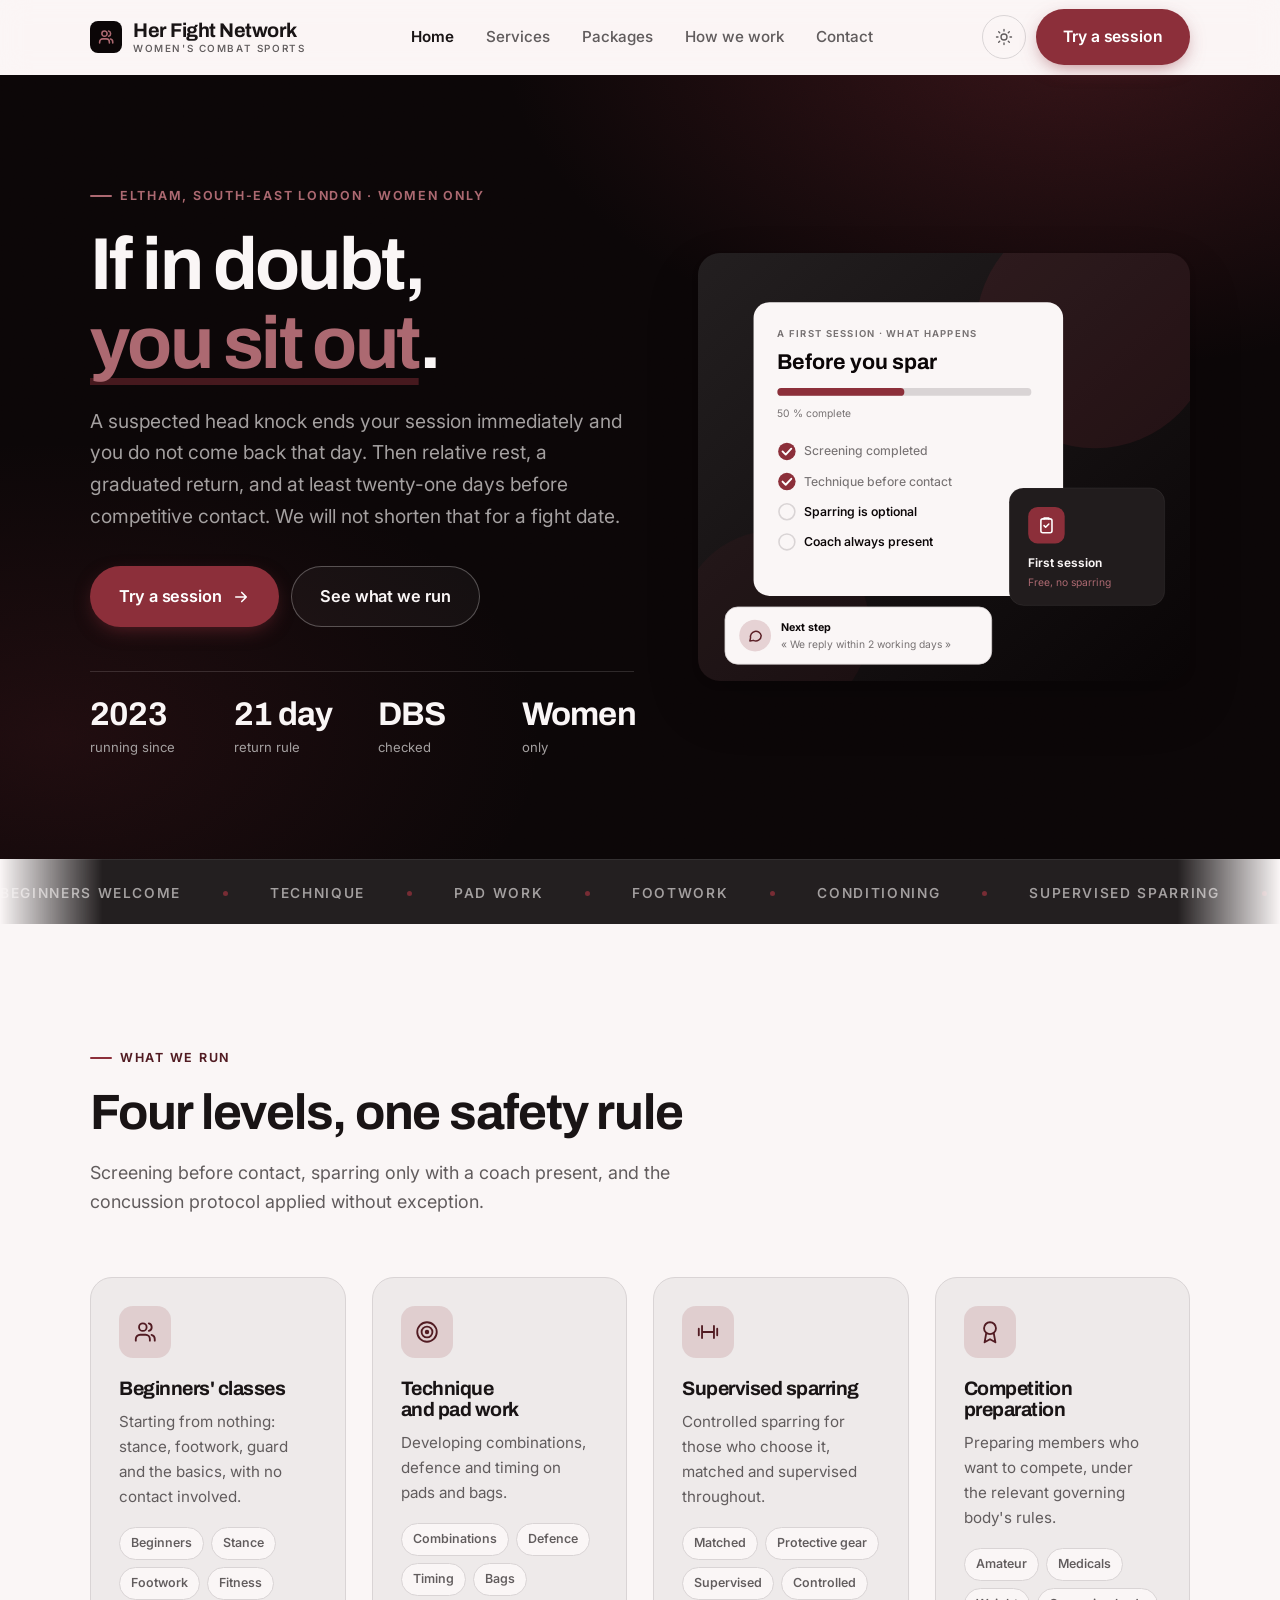
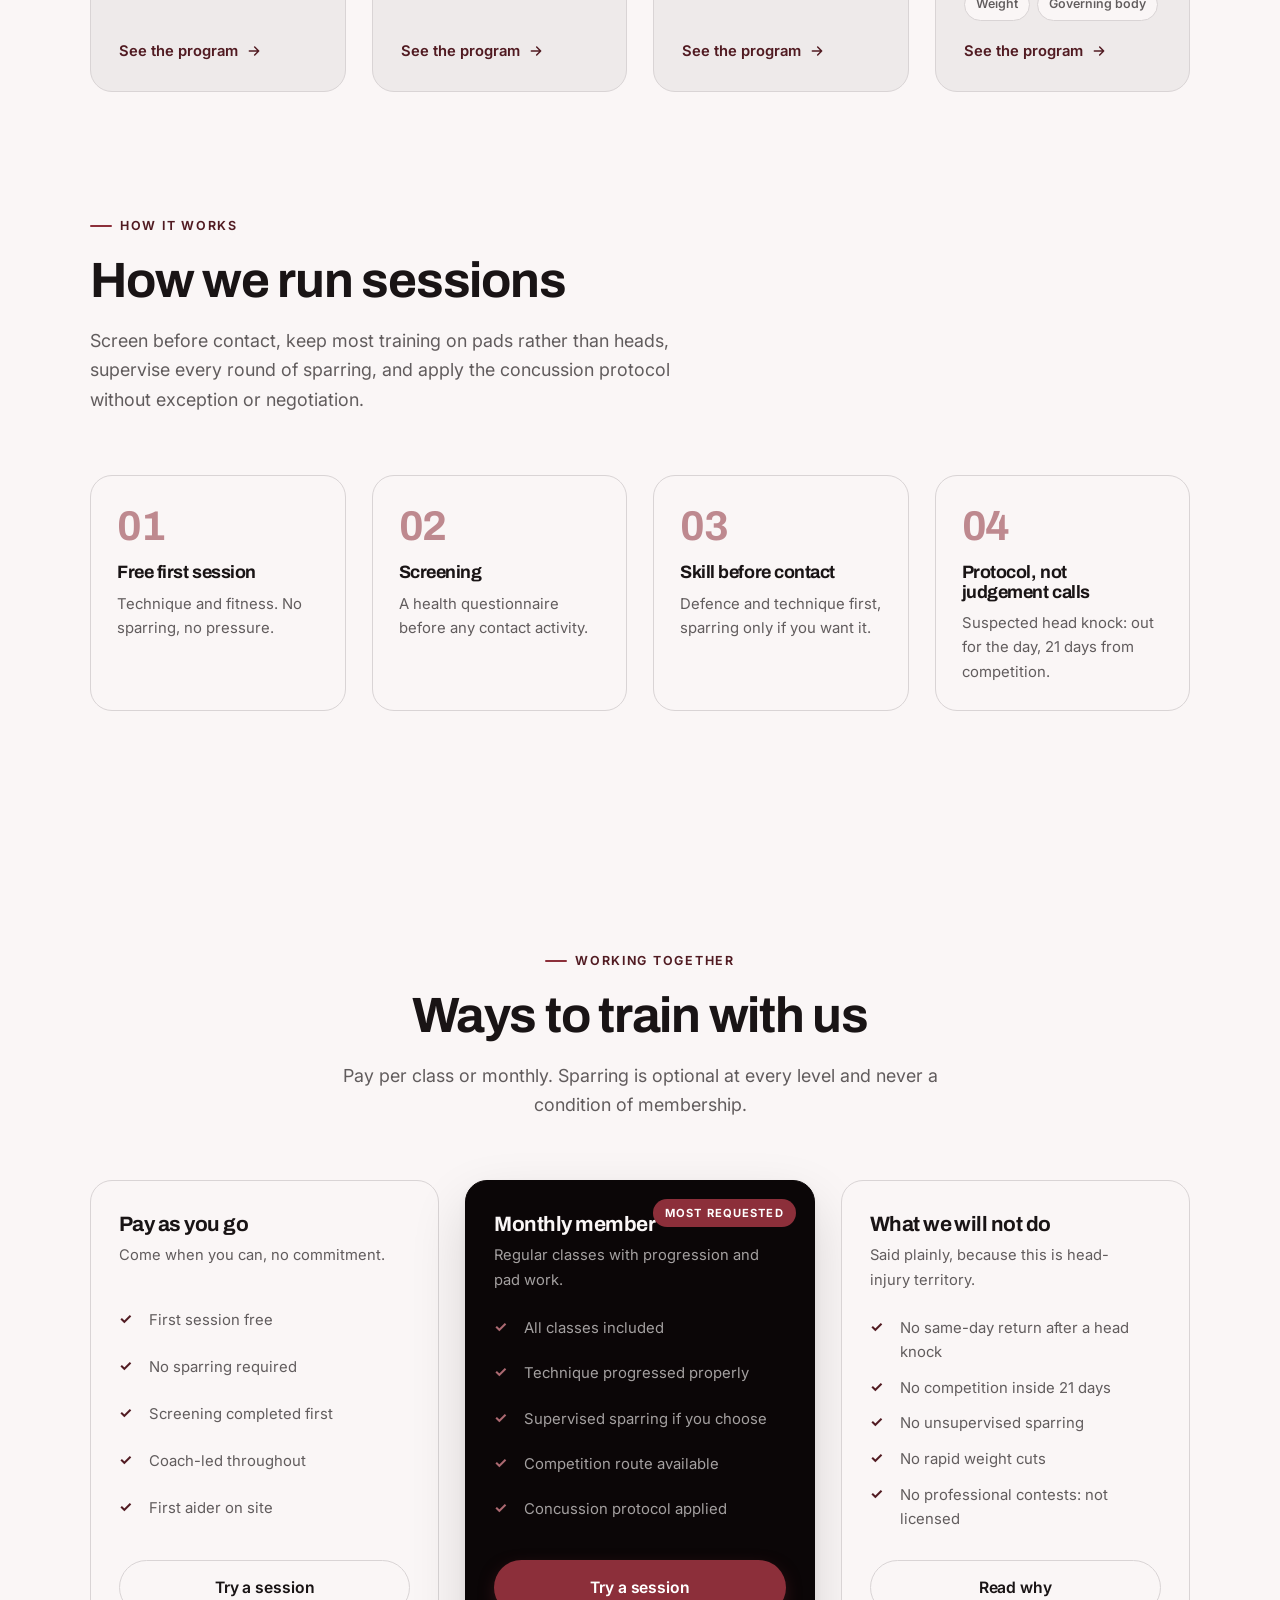
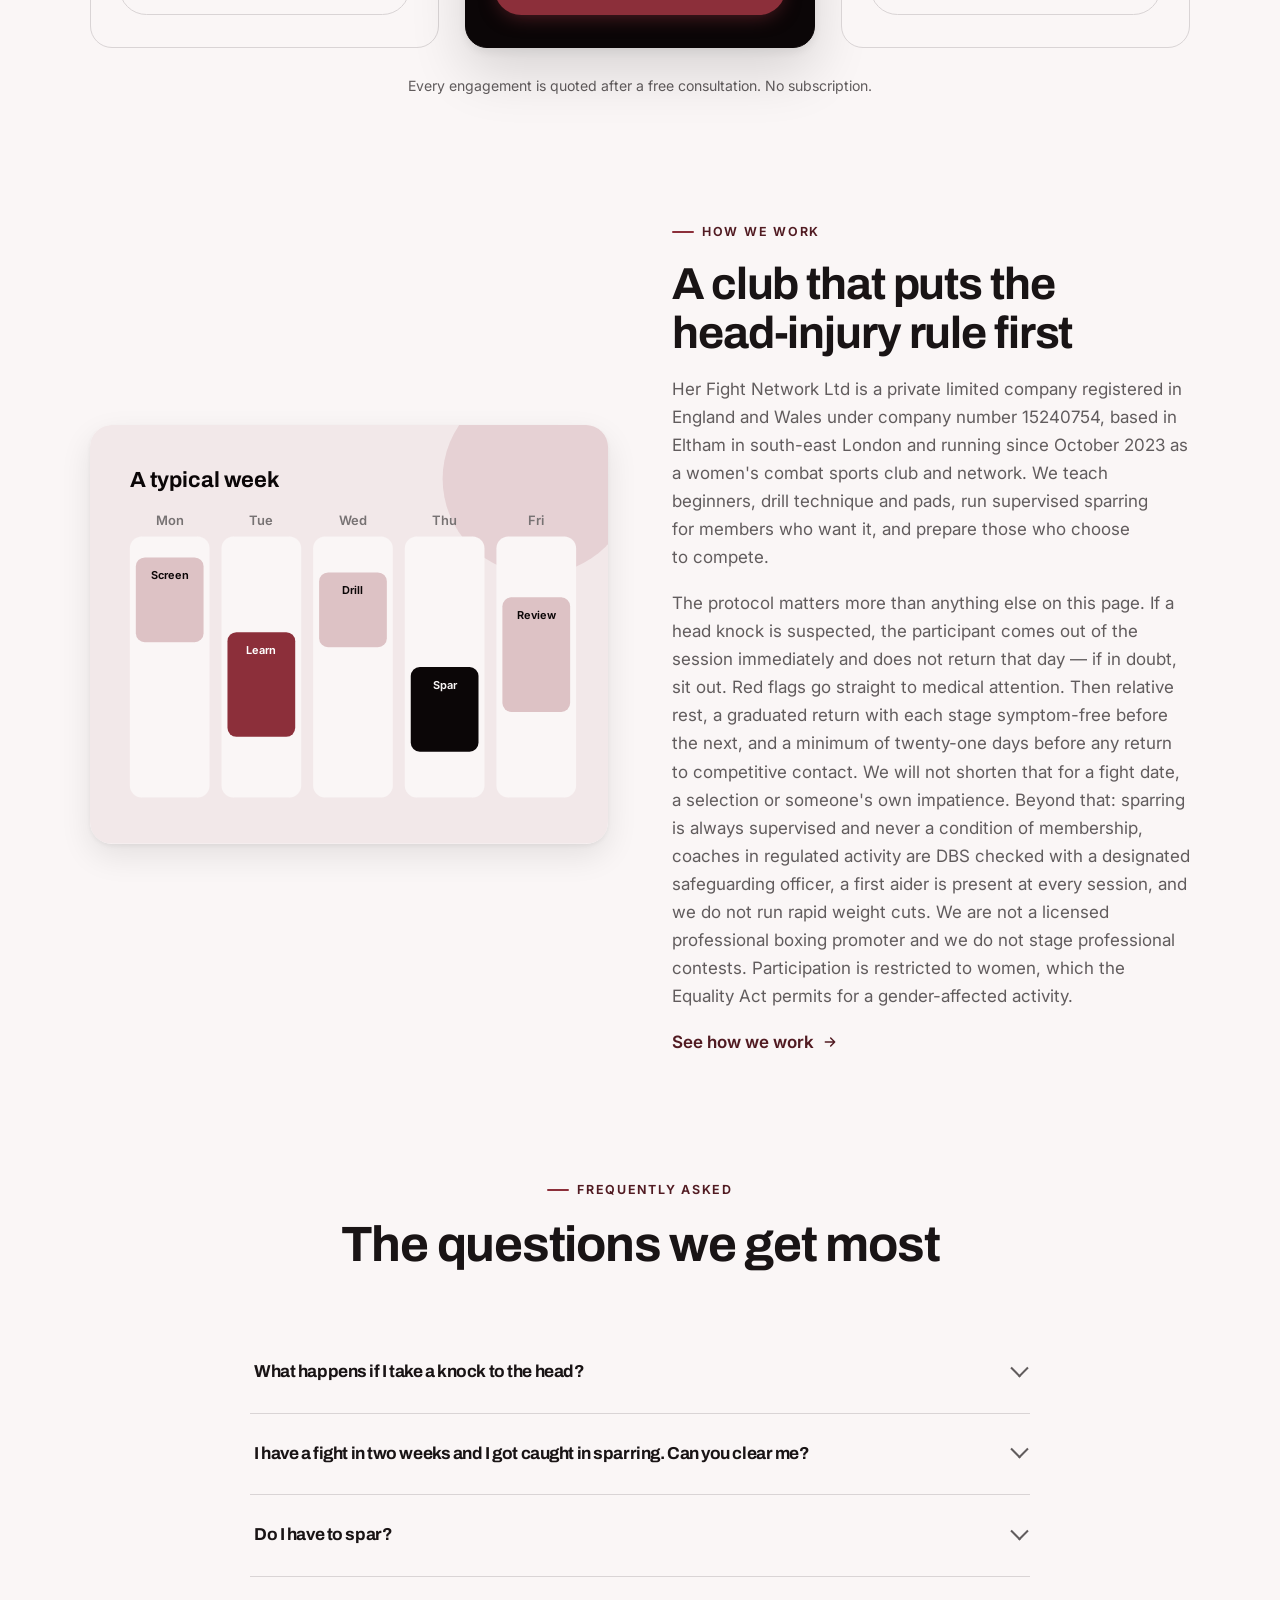
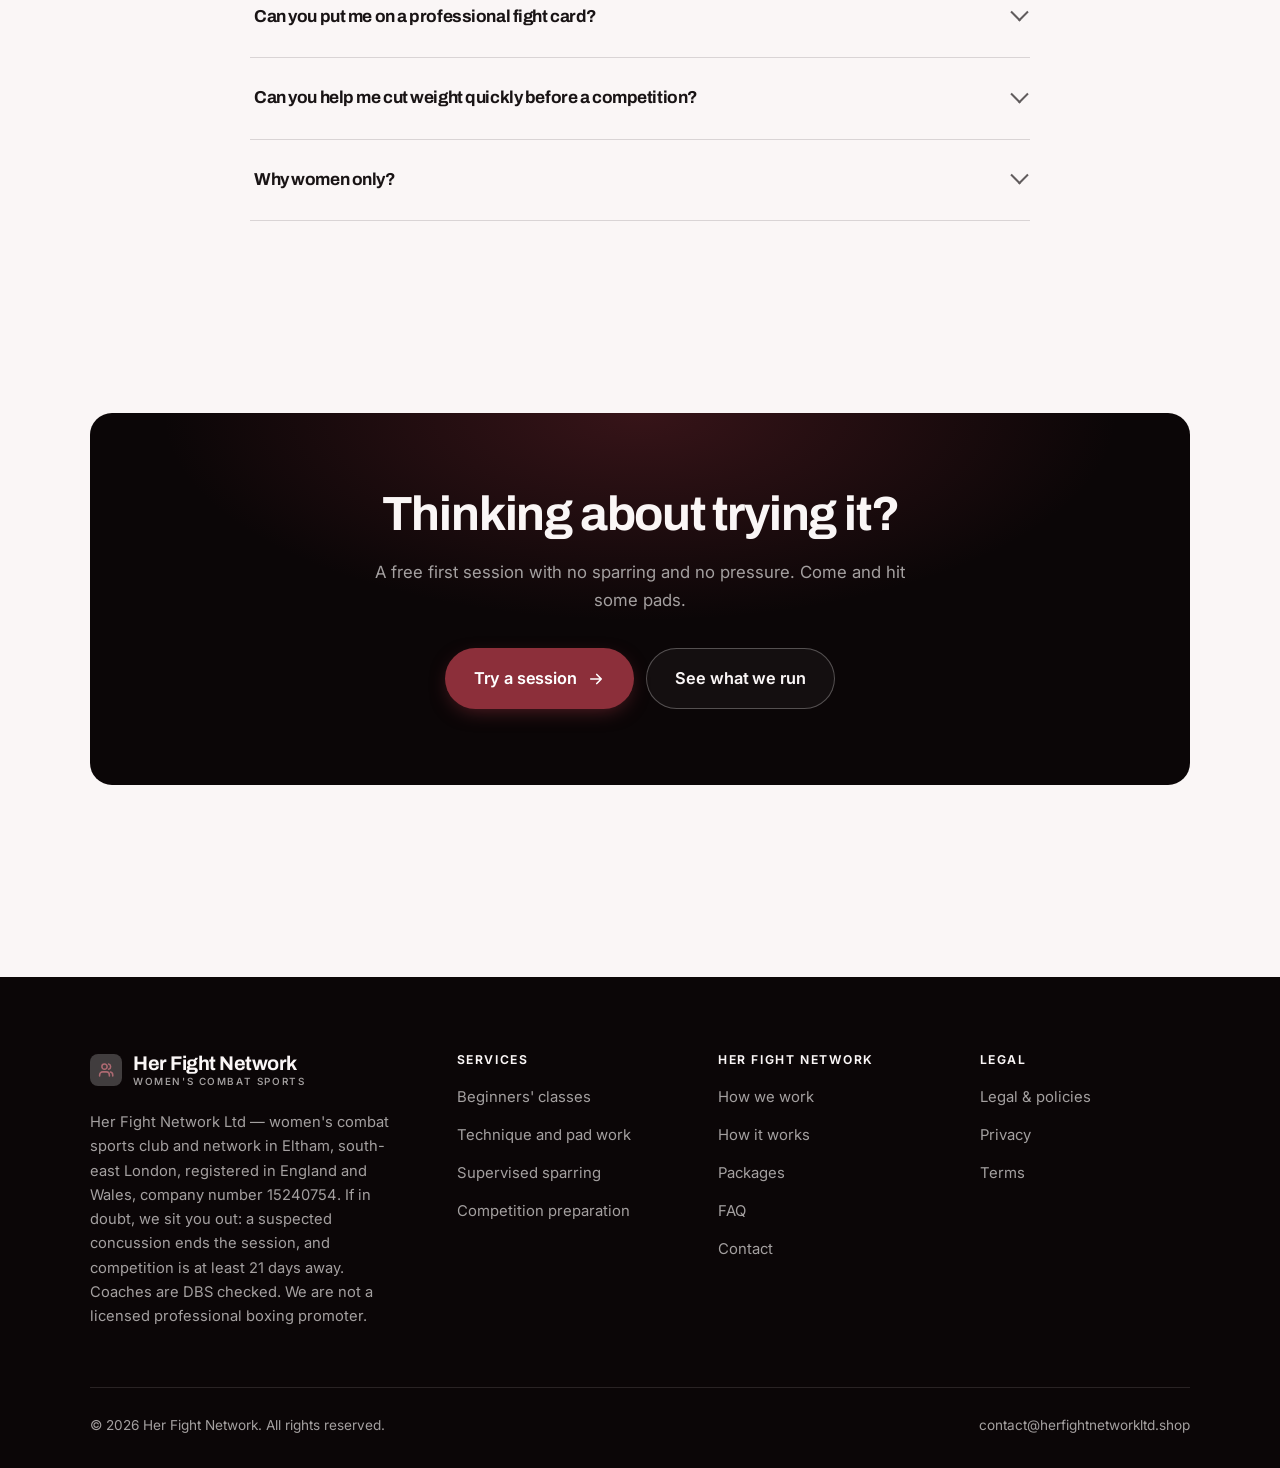
<file: index.html>
<!DOCTYPE html>
<html lang="en" class="no-js">
<head>
<meta charset="utf-8">
<meta name="viewport" content="width=device-width, initial-scale=1">
<title>Her Fight Network Ltd — women's combat sports, south-east London</title>
<meta name="description" content="Her Fight Network Ltd, a women's combat sports club and network in Eltham: beginners' classes, technique and pad work, supervised sparring, and competition preparation.">
<link rel="canonical" href="https://herfightnetworkltd.shop/">

<meta property="og:type" content="website">
<meta property="og:url" content="https://herfightnetworkltd.shop/">
<meta property="og:site_name" content="Her Fight Network">
<meta property="og:locale" content="en_US">
<meta property="og:title" content="Her Fight Network Ltd — women's combat sports, south-east London">
<meta property="og:description" content="Her Fight Network Ltd, a women's combat sports club and network in Eltham: beginners' classes, technique and pad work, supervised sparring, and competition preparation.">
<meta name="theme-color" content="#0b0607">

<link rel="icon" href="assets/img/favicon.svg" type="image/svg+xml">
<link rel="preconnect" href="https://fonts.googleapis.com">
<link rel="preconnect" href="https://fonts.gstatic.com" crossorigin>
<link rel="stylesheet" href="https://fonts.googleapis.com/css2?family=Archivo:wght@400;500;600;700&family=Inter:wght@400..700&display=swap">
<link rel="stylesheet" href="assets/css/style.css">

<!-- Thème appliqué avant le premier rendu (évite le flash) -->
<script>
document.documentElement.classList.remove('no-js');
(function(){try{var t=localStorage.getItem('site-theme');if(t){document.documentElement.setAttribute('data-theme',t);}}catch(e){}})();
</script>
<script type="application/ld+json">
{
  "@context": "https://schema.org",
  "@type": "Organization",
  "name": "Her Fight Network",
  "url": "https://herfightnetworkltd.shop/",
  "email": "contact@herfightnetworkltd.shop",
  "description": "Her Fight Network Ltd, a women's combat sports club and network in Eltham: beginners' classes, technique and pad work, supervised sparring, and competition preparation.",
  "areaServed": "US",
  "knowsLanguage": "en"
}
</script>
</head>

<body>
<a class="skip-link" href="#main">Skip to main content</a>

<header class="site-header">
  <nav class="wrap nav" aria-label="Main navigation">
    <a class="brand" href="index.html">
      <svg class="brand__mark" viewBox="0 0 64 64" aria-hidden="true">
        <rect class="bm-bg" width="64" height="64" rx="16"/>
        <g class="bm-ic" transform="translate(14 14) scale(1.5)" fill="none" stroke-width="2.1" stroke-linecap="round" stroke-linejoin="round"><path d="M16.5 20v-1.5a4 4 0 0 0-4-4h-5a4 4 0 0 0-4 4V20"/><circle cx="10" cy="7.5" r="3.5"/><path d="M21 20v-1.5a4 4 0 0 0-3-3.9M15.5 4.1a3.5 3.5 0 0 1 0 6.8"/></g>
      </svg>
      <span>Her Fight Network<span class="brand__sub">WOMEN'S COMBAT SPORTS</span></span>
    </a>

    <ul class="nav__links" id="nav-links">
      <li><a href="index.html" aria-current="page">Home</a></li>
      <li><a href="programs.html">Services</a></li>
      <li><a href="index.html#pricing">Packages</a></li>
      <li><a href="about.html">How we work</a></li>
      <li><a href="contact.html">Contact</a></li>
      <li><a class="btn btn--primary" href="contact.html">Try a session</a></li>
    </ul>

    <div class="nav__cta">
      <button class="theme-toggle" type="button" aria-label="Switch to dark theme">
        <svg class="icon-sun" viewBox="0 0 24 24" fill="none" stroke="currentColor" stroke-width="1.8" stroke-linecap="round" aria-hidden="true"><circle cx="12" cy="12" r="4"/><path d="M12 2v2m0 16v2M2 12h2m16 0h2M4.9 4.9l1.4 1.4m11.4 11.4 1.4 1.4M19.1 4.9l-1.4 1.4M6.3 17.7l-1.4 1.4"/></svg>
        <svg class="icon-moon" viewBox="0 0 24 24" fill="none" stroke="currentColor" stroke-width="1.8" stroke-linecap="round" stroke-linejoin="round" aria-hidden="true"><path d="M21 12.8A9 9 0 1 1 11.2 3a7 7 0 0 0 9.8 9.8z"/></svg>
      </button>
      <a class="btn btn--primary" href="contact.html">Try a session</a>
      <button class="nav__toggle" type="button" aria-expanded="false" aria-controls="nav-links" aria-label="Open menu">
        <svg class="icon-open" viewBox="0 0 24 24" fill="none" stroke="currentColor" stroke-width="2" stroke-linecap="round" aria-hidden="true"><path d="M3 6h18M3 12h18M3 18h18"/></svg>
        <svg class="icon-close" viewBox="0 0 24 24" fill="none" stroke="currentColor" stroke-width="2" stroke-linecap="round" aria-hidden="true"><path d="M6 6l12 12M18 6L6 18"/></svg>
      </button>
    </div>
  </nav>
</header>

<main id="main">

<section class="hero">
  <div class="wrap hero__inner">
    <div>
      <span class="eyebrow hero__eyebrow">Eltham, south-east London · Women only</span>
      <h1>If in doubt,<br> <em>you sit out</em>.</h1>
      <p class="hero__lede">A suspected head knock ends your session immediately and you do not come back that day. Then relative rest, a graduated return, and at least twenty-one days before competitive contact. We will not shorten that for a fight date.</p>

      <div class="hero__actions">
        <a class="btn btn--primary btn--lg" href="contact.html">Try a session <svg viewBox="0 0 24 24" fill="none" stroke="currentColor" stroke-width="2.2" stroke-linecap="round" stroke-linejoin="round" aria-hidden="true"><path d="M5 12h14M13 6l6 6-6 6"/></svg></a>
        <a class="btn btn--on-dark btn--lg" href="programs.html">See what we run</a>
      </div>

      <ul class="hero__proof">
        <li><span class="stat__num">2023</span><span class="stat__label">running since</span></li>
        <li><span class="stat__num">21 day</span><span class="stat__label">return rule</span></li>
        <li><span class="stat__num">DBS</span><span class="stat__label">checked</span></li>
        <li><span class="stat__num">Women</span><span class="stat__label">only</span></li>
      </ul>
    </div>

    <div class="hero__art">
      <svg viewBox="0 0 620 540" role="img" aria-label="What a first session at Her Fight Network involves, from screening to optional supervised sparring.">
        <defs>
          <linearGradient id="hbg" x1="0" y1="0" x2="1" y2="1">
            <stop offset="0" stop-color="#231f20"/><stop offset="1" stop-color="#090506"/>
          </linearGradient>
        </defs>
        <rect width="620" height="540" rx="22" fill="url(#hbg)"/>
        <circle cx="500" cy="96" r="150" fill="#8c2f3a" opacity=".16"/>
        <circle cx="96" cy="470" r="120" fill="#8c2f3a" opacity=".08"/>

        <g style="font-family: var(--font-body)">
          <!-- Carte programme -->
          <rect x="70" y="62" width="390" height="370" rx="20" fill="#faf6f6"/>
          <text x="100" y="106" font-size="12" font-weight="650" letter-spacing="1.6" fill="#777273">A FIRST SESSION · WHAT HAPPENS</text>
          <text x="100" y="146" font-size="27" font-weight="700" fill="#0b0607" style="font-family: var(--font-display)">Before you spar</text>
          <rect x="100" y="170" width="320" height="10" rx="5" fill="#d9d4d5"/>
          <rect x="100" y="170" width="160" height="10" rx="5" fill="#8c2f3a"/>
          <text x="100" y="206" font-size="13" fill="#777273">50 % complete</text>
          <circle cx="112" cy="250" r="11" fill="#8c2f3a"/><path d="M106.5 250l4 4 7-7.5" fill="none" stroke="#ffffff" stroke-width="2.4" stroke-linecap="round" stroke-linejoin="round"/><text x="134" y="255" font-size="15.5" fill="#777273" font-weight="450">Screening completed</text>
          <circle cx="112" cy="288" r="11" fill="#8c2f3a"/><path d="M106.5 288l4 4 7-7.5" fill="none" stroke="#ffffff" stroke-width="2.4" stroke-linecap="round" stroke-linejoin="round"/><text x="134" y="293" font-size="15.5" fill="#777273" font-weight="450">Technique before contact</text>
          <circle cx="112" cy="326" r="10" fill="none" stroke="#d9d4d5" stroke-width="2"/><text x="134" y="331" font-size="15.5" fill="#0b0607" font-weight="560">Sparring is optional</text>
          <circle cx="112" cy="364" r="10" fill="none" stroke="#d9d4d5" stroke-width="2"/><text x="134" y="369" font-size="15.5" fill="#0b0607" font-weight="560">Coach always present</text>

          <!-- Carte séance -->
          <rect x="392" y="296" width="196" height="148" rx="18" fill="#211c1d" stroke="#ffffff" stroke-opacity=".08"/>
          <rect x="416" y="320" width="46" height="46" rx="12" fill="#8c2f3a"/>
          <g transform="translate(427 331)" fill="none" stroke="#ffffff" color="#ffffff" stroke-width="2" stroke-linecap="round" stroke-linejoin="round"><rect x="5" y="4" width="14" height="17.5" rx="2.5"/><path d="M9 4V3h6v1M9 12.5l2 2 4-4"/></g>
          <text x="416" y="396" font-size="15" font-weight="650" fill="#faf6f6">First session</text>
          <text x="416" y="420" font-size="13" fill="#ac6971">Free, no sparring</text>

          <!-- Retour du coach -->
          <rect x="34" y="446" width="336" height="72" rx="16" fill="#faf6f6" stroke="#d9d4d5"/>
          <circle cx="72" cy="482" r="20" fill="#e6d2d4"/>
          <g transform="translate(62 472) scale(.84)" fill="none" stroke="#5b1f26" stroke-width="2.2" stroke-linecap="round" stroke-linejoin="round"><path d="M21 12a8 8 0 0 1-11.6 7.1L4 20l1-4.6A8 8 0 1 1 21 12z"/></g>
          <text x="104" y="476" font-size="13.5" font-weight="700" fill="#0b0607">Next step</text>
          <text x="104" y="498" font-size="13" fill="#777273">« We reply within 2 working days »</text>
        </g>
      </svg>
    </div>
  </div>
</section>

<div class="marquee" aria-hidden="true">
  <div class="marquee__track"><span>Beginners welcome</span><span>Technique</span><span>Pad work</span><span>Footwork</span><span>Conditioning</span><span>Supervised sparring</span><span>Competition prep</span><span>Concussion protocol</span><span>DBS checked coaches</span><span>First aid on site</span><span>Beginners welcome</span><span>Technique</span><span>Pad work</span><span>Footwork</span><span>Conditioning</span><span>Supervised sparring</span><span>Competition prep</span><span>Concussion protocol</span><span>DBS checked coaches</span><span>First aid on site</span></div>
</div>

<section class="section wrap" id="programs">
  <div class="section-head reveal">
    <span class="eyebrow">What we run</span>
    <h2>Four levels, one safety rule</h2>
    <p>Screening before contact, sparring only with a coach present, and the concussion protocol applied without exception.</p>
  </div>
  <div class="grid grid--4 reveal-group">
    <a class="card" href="programs.html#beginners">
      <div class="card__icon"><svg viewBox="0 0 24 24" fill="none" stroke="currentColor" stroke-width="1.7" stroke-linecap="round" stroke-linejoin="round" aria-hidden="true"><path d="M16.5 20v-1.5a4 4 0 0 0-4-4h-5a4 4 0 0 0-4 4V20"/><circle cx="10" cy="7.5" r="3.5"/><path d="M21 20v-1.5a4 4 0 0 0-3-3.9M15.5 4.1a3.5 3.5 0 0 1 0 6.8"/></svg></div>
      <h3>Beginners' classes</h3>
      <p>Starting from nothing: stance, footwork, guard and the basics, with no contact involved.</p>
      <ul class="tags"><li>Beginners</li><li>Stance</li><li>Footwork</li><li>Fitness</li></ul>
      <span class="arrow-link">See the program <svg viewBox="0 0 24 24" fill="none" stroke="currentColor" stroke-width="2.2" stroke-linecap="round" stroke-linejoin="round" aria-hidden="true"><path d="M5 12h14M13 6l6 6-6 6"/></svg></span>
    </a>
    <a class="card" href="programs.html#technique">
      <div class="card__icon"><svg viewBox="0 0 24 24" fill="none" stroke="currentColor" stroke-width="1.7" stroke-linecap="round" stroke-linejoin="round" aria-hidden="true"><circle cx="12" cy="12" r="9"/><circle cx="12" cy="12" r="5"/><circle cx="12" cy="12" r="1.2" fill="currentColor"/></svg></div>
      <h3>Technique and pad work</h3>
      <p>Developing combinations, defence and timing on pads and bags.</p>
      <ul class="tags"><li>Combinations</li><li>Defence</li><li>Timing</li><li>Bags</li></ul>
      <span class="arrow-link">See the program <svg viewBox="0 0 24 24" fill="none" stroke="currentColor" stroke-width="2.2" stroke-linecap="round" stroke-linejoin="round" aria-hidden="true"><path d="M5 12h14M13 6l6 6-6 6"/></svg></span>
    </a>
    <a class="card" href="programs.html#sparring">
      <div class="card__icon"><svg viewBox="0 0 24 24" fill="none" stroke="currentColor" stroke-width="1.7" stroke-linecap="round" stroke-linejoin="round" aria-hidden="true"><path d="M6.5 6.5v11M17.5 6.5v11M3.5 9v6M20.5 9v6M6.5 12h11"/></svg></div>
      <h3>Supervised sparring</h3>
      <p>Controlled sparring for those who choose it, matched and supervised throughout.</p>
      <ul class="tags"><li>Matched</li><li>Protective gear</li><li>Supervised</li><li>Controlled</li></ul>
      <span class="arrow-link">See the program <svg viewBox="0 0 24 24" fill="none" stroke="currentColor" stroke-width="2.2" stroke-linecap="round" stroke-linejoin="round" aria-hidden="true"><path d="M5 12h14M13 6l6 6-6 6"/></svg></span>
    </a>
    <a class="card" href="programs.html#competition">
      <div class="card__icon"><svg viewBox="0 0 24 24" fill="none" stroke="currentColor" stroke-width="1.7" stroke-linecap="round" stroke-linejoin="round" aria-hidden="true"><circle cx="12" cy="8.5" r="5.5"/><path d="M8.5 13.2 7 21.5l5-2.8 5 2.8-1.5-8.3"/></svg></div>
      <h3>Competition preparation</h3>
      <p>Preparing members who want to compete, under the relevant governing body's rules.</p>
      <ul class="tags"><li>Amateur</li><li>Medicals</li><li>Weight</li><li>Governing body</li></ul>
      <span class="arrow-link">See the program <svg viewBox="0 0 24 24" fill="none" stroke="currentColor" stroke-width="2.2" stroke-linecap="round" stroke-linejoin="round" aria-hidden="true"><path d="M5 12h14M13 6l6 6-6 6"/></svg></span>
    </a>
  </div>
</section>

<section class="section section--flush wrap" id="how-it-works">
  <div class="section-head reveal">
    <span class="eyebrow">How it works</span>
    <h2>How we run sessions</h2>
    <p>Screen before contact, keep most training on pads rather than heads, supervise every round of sparring, and apply the concussion protocol without exception or negotiation.</p>
  </div>
  <div class="grid grid--4 steps reveal-group">
    <article class="step">
      <h3>Free first session</h3>
      <p>Technique and fitness. No sparring, no pressure.</p>
    </article>
    <article class="step">
      <h3>Screening</h3>
      <p>A health questionnaire before any contact activity.</p>
    </article>
    <article class="step">
      <h3>Skill before contact</h3>
      <p>Defence and technique first, sparring only if you want it.</p>
    </article>
    <article class="step">
      <h3>Protocol, not judgement calls</h3>
      <p>Suspected head knock: out for the day, 21 days from competition.</p>
    </article>
  </div>
</section>

<section class="section wrap" id="pricing">
  <div class="section-head section-head--center reveal">
    <span class="eyebrow">Working together</span>
    <h2>Ways to train with us</h2>
    <p>Pay per class or monthly. Sparring is optional at every level and never a condition of membership.</p>
  </div>
  <div class="grid grid--3 plans reveal-group">
    <article class="plan">
      
      <h3>Pay as you go</h3>
      <p class="plan__desc">Come when you can, no commitment.</p>
      
      <ul class="plan__features">
        <li>First session free</li>
        <li>No sparring required</li>
        <li>Screening completed first</li>
        <li>Coach-led throughout</li>
        <li>First aider on site</li>
      </ul>
      <a class="btn btn--ghost btn--block" href="contact.html">Try a session</a>
    </article>
    <article class="plan plan--featured">
      <span class="plan__tag">Most requested</span>
      <h3>Monthly member</h3>
      <p class="plan__desc">Regular classes with progression and pad work.</p>
      
      <ul class="plan__features">
        <li>All classes included</li>
        <li>Technique progressed properly</li>
        <li>Supervised sparring if you choose</li>
        <li>Competition route available</li>
        <li>Concussion protocol applied</li>
      </ul>
      <a class="btn btn--primary btn--block" href="contact.html">Try a session</a>
    </article>
    <article class="plan">
      
      <h3>What we will not do</h3>
      <p class="plan__desc">Said plainly, because this is head-injury territory.</p>
      
      <ul class="plan__features">
        <li>No same-day return after a head knock</li>
        <li>No competition inside 21 days</li>
        <li>No unsupervised sparring</li>
        <li>No rapid weight cuts</li>
        <li>No professional contests: not licensed</li>
      </ul>
      <a class="btn btn--ghost btn--block" href="contact.html">Read why</a>
    </article>
  </div>
  <p class="plans-note">Every engagement is quoted after a free consultation. No subscription.</p>
</section>

<section class="section section--flush wrap">
  <div class="split reveal">
    <div class="split__art">
      <svg viewBox="0 0 520 420" role="img" aria-label="Example of a typical week: Screen, Learn, Drill, Spar, Review.">
        <rect width="520" height="420" rx="20" fill="#f2e8e9"/>
        <circle cx="450" cy="54" r="96" fill="#8c2f3a" opacity=".12"/>
        <g style="font-family: var(--font-body)">
        <text x="40" y="62" font-size="22" font-weight="700" fill="#0b0607" style="font-family: var(--font-display)">A typical week</text>
        <text x="80" y="100" text-anchor="middle" font-size="13" font-weight="600" fill="#777273">Mon</text>
        <rect x="40" y="112" width="80" height="262" rx="12" fill="#faf6f6"/>
        <rect x="46" y="133" width="68" height="85" rx="9" fill="#ddc2c5"/>
        <text x="80" y="155" text-anchor="middle" font-size="11" font-weight="650" fill="#0b0607">Screen</text>
        <text x="172" y="100" text-anchor="middle" font-size="13" font-weight="600" fill="#777273">Tue</text>
        <rect x="132" y="112" width="80" height="262" rx="12" fill="#faf6f6"/>
        <rect x="138" y="208" width="68" height="105" rx="9" fill="#8c2f3a"/>
        <text x="172" y="230" text-anchor="middle" font-size="11" font-weight="650" fill="#ffffff">Learn</text>
        <text x="264" y="100" text-anchor="middle" font-size="13" font-weight="600" fill="#777273">Wed</text>
        <rect x="224" y="112" width="80" height="262" rx="12" fill="#faf6f6"/>
        <rect x="230" y="148" width="68" height="75" rx="9" fill="#ddc2c5"/>
        <text x="264" y="170" text-anchor="middle" font-size="11" font-weight="650" fill="#0b0607">Drill</text>
        <text x="356" y="100" text-anchor="middle" font-size="13" font-weight="600" fill="#777273">Thu</text>
        <rect x="316" y="112" width="80" height="262" rx="12" fill="#faf6f6"/>
        <rect x="322" y="243" width="68" height="85" rx="9" fill="#0b0607"/>
        <text x="356" y="265" text-anchor="middle" font-size="11" font-weight="650" fill="#faf6f6">Spar</text>
        <text x="448" y="100" text-anchor="middle" font-size="13" font-weight="600" fill="#777273">Fri</text>
        <rect x="408" y="112" width="80" height="262" rx="12" fill="#faf6f6"/>
        <rect x="414" y="173" width="68" height="115" rx="9" fill="#ddc2c5"/>
        <text x="448" y="195" text-anchor="middle" font-size="11" font-weight="650" fill="#0b0607">Review</text>
        </g>
      </svg>
    </div>
    <div>
      <span class="eyebrow">How we work</span>
      <h2>A club that puts the head-injury rule first</h2>
      <p>Her Fight Network Ltd is a private limited company registered in England and Wales under company number 15240754, based in Eltham in south-east London and running since October 2023 as a women's combat sports club and network. We teach beginners, drill technique and pads, run supervised sparring for members who want it, and prepare those who choose to compete.</p>
      <p>The protocol matters more than anything else on this page. If a head knock is suspected, the participant comes out of the session immediately and does not return that day — if in doubt, sit out. Red flags go straight to medical attention. Then relative rest, a graduated return with each stage symptom-free before the next, and a minimum of twenty-one days before any return to competitive contact. We will not shorten that for a fight date, a selection or someone's own impatience. Beyond that: sparring is always supervised and never a condition of membership, coaches in regulated activity are DBS checked with a designated safeguarding officer, a first aider is present at every session, and we do not run rapid weight cuts. We are not a licensed professional boxing promoter and we do not stage professional contests. Participation is restricted to women, which the Equality Act permits for a gender-affected activity.</p>
      <p><a class="arrow-link" href="about.html">See how we work <svg viewBox="0 0 24 24" fill="none" stroke="currentColor" stroke-width="2.2" stroke-linecap="round" stroke-linejoin="round" aria-hidden="true"><path d="M5 12h14M13 6l6 6-6 6"/></svg></a></p>
    </div>
  </div>
</section>

<section class="section section--flush wrap" id="faq">
  <div class="section-head section-head--center reveal">
    <span class="eyebrow">Frequently asked</span>
    <h2>The questions we get most</h2>
  </div>
  <div class="faq reveal">
    <details>
      <summary>What happens if I take a knock to the head?</summary>
      <p>You come out of the session straight away and you do not return that day, even if you feel fine — the whole point of the rule is that judgement is unreliable immediately after a head impact. If there are red flags like loss of consciousness, repeated vomiting, a worsening headache or limb weakness, you go for medical attention. Then relative rest, a graduated return stage by stage, and a minimum of twenty-one days before any competitive contact.</p>
    </details>
    <details>
      <summary>I have a fight in two weeks and I got caught in sparring. Can you clear me?</summary>
      <p>No. Twenty-one days is a minimum from the injury and we do not shorten it for a date, a selection or a request. A second head impact while the brain is still recovering is the scenario the guidance exists to prevent, and no competition is worth that risk. We will help you plan the next one.</p>
    </details>
    <details>
      <summary>Do I have to spar?</summary>
      <p>No, and you will not be asked to justify declining. Sparring is optional at every level, never a condition of membership, and plenty of members train for years on technique, pads and conditioning without it. When you do spar, a coach is present and controlling the intensity, partners are matched for size and experience, and protective equipment is required.</p>
    </details>
    <details>
      <summary>Can you put me on a professional fight card?</summary>
      <p>No. Professional boxing in Great Britain is licensed and regulated by the British Boxing Board of Control, and we are not a licensed promoter or manager. Competition through us goes via the recognised governing body for the discipline, under its medical, licensing and age rules.</p>
    </details>
    <details>
      <summary>Can you help me cut weight quickly before a competition?</summary>
      <p>No. Rapid weight loss and dehydration practices are genuinely dangerous, particularly in a sport involving head contact, and we do not supervise, advise on or facilitate them. We will build a camp around a weight you can make safely, and if that is not the category you wanted, the category changes rather than the method.</p>
    </details>
    <details>
      <summary>Why women only?</summary>
      <p>Because it is the whole point of the club, and because the law allows it. The Equality Act 2010 permits restricting participation in a gender-affected activity where strength, stamina or physique would put one sex at a disadvantage, and combat sport is such an activity. We rely on that provision rather than treating it as an informal preference.</p>
    </details>
  </div>
</section>

<section class="wrap section--tight">
  <div class="cta-band reveal">
    <h2>Thinking about trying it?</h2>
    <p>A free first session with no sparring and no pressure. Come and hit some pads.</p>
    <div class="hero__actions">
      <a class="btn btn--primary btn--lg" href="contact.html">Try a session <svg viewBox="0 0 24 24" fill="none" stroke="currentColor" stroke-width="2.2" stroke-linecap="round" stroke-linejoin="round" aria-hidden="true"><path d="M5 12h14M13 6l6 6-6 6"/></svg></a>
      <a class="btn btn--on-dark btn--lg" href="programs.html">See what we run</a>
    </div>
  </div>
</section>

</main>

<footer class="site-footer">
  <div class="wrap">
    <div class="footer__grid">
      <div class="footer__brand">
        <a class="brand" href="index.html">
          <svg class="brand__mark" viewBox="0 0 64 64" aria-hidden="true">
        <rect class="bm-bg" width="64" height="64" rx="16"/>
        <g class="bm-ic" transform="translate(14 14) scale(1.5)" fill="none" stroke-width="2.1" stroke-linecap="round" stroke-linejoin="round"><path d="M16.5 20v-1.5a4 4 0 0 0-4-4h-5a4 4 0 0 0-4 4V20"/><circle cx="10" cy="7.5" r="3.5"/><path d="M21 20v-1.5a4 4 0 0 0-3-3.9M15.5 4.1a3.5 3.5 0 0 1 0 6.8"/></g>
      </svg>
          <span>Her Fight Network<span class="brand__sub">WOMEN'S COMBAT SPORTS</span></span>
        </a>
        <p>Her Fight Network Ltd — women's combat sports club and network in Eltham, south-east London, registered in England and Wales, company number 15240754. If in doubt, we sit you out: a suspected concussion ends the session, and competition is at least 21 days away. Coaches are DBS checked. We are not a licensed professional boxing promoter.</p>
      </div>

      <div class="footer__col">
        <h4>Services</h4>
        <ul>
          <li><a href="programs.html#beginners">Beginners' classes</a></li>
          <li><a href="programs.html#technique">Technique and pad work</a></li>
          <li><a href="programs.html#sparring">Supervised sparring</a></li>
          <li><a href="programs.html#competition">Competition preparation</a></li>
        </ul>
      </div>

      <div class="footer__col">
        <h4>Her Fight Network</h4>
        <ul>
          <li><a href="about.html">How we work</a></li>
          <li><a href="index.html#how-it-works">How it works</a></li>
          <li><a href="index.html#pricing">Packages</a></li>
          <li><a href="index.html#faq">FAQ</a></li>
          <li><a href="contact.html">Contact</a></li>
        </ul>
      </div>

      <div class="footer__col">
        <h4>Legal</h4>
        <ul>
          <li><a href="legal.html">Legal &amp; policies</a></li>
          <li><a href="legal.html#privacy">Privacy</a></li>
          <li><a href="legal.html#terms">Terms</a></li>
        </ul>
      </div>
    </div>

    <div class="footer__bottom">
      <p>© <span data-year>2026</span> Her Fight Network. All rights reserved.</p>
      <p><a href="mailto:contact@herfightnetworkltd.shop">contact@herfightnetworkltd.shop</a></p>
    </div>
  </div>
</footer>

<script src="assets/js/main.js" defer></script>
</body>
</html>
</file>
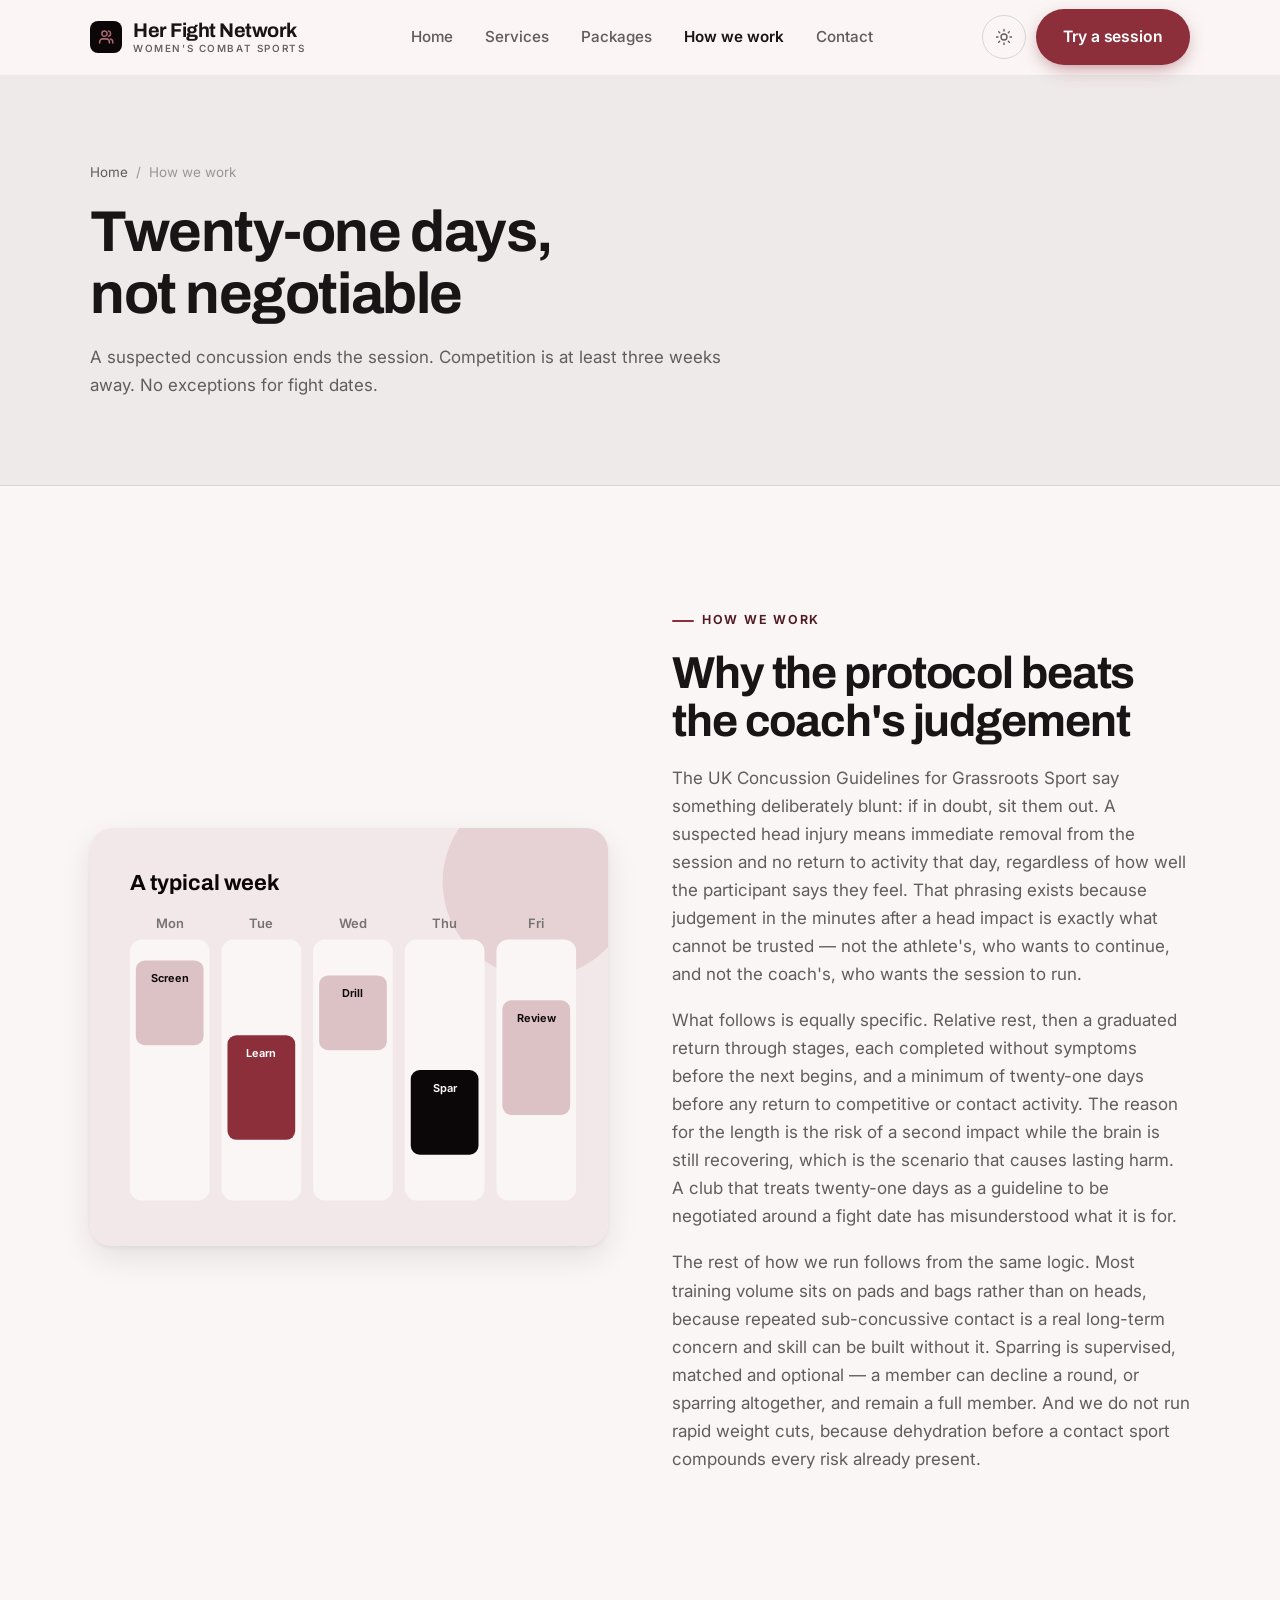
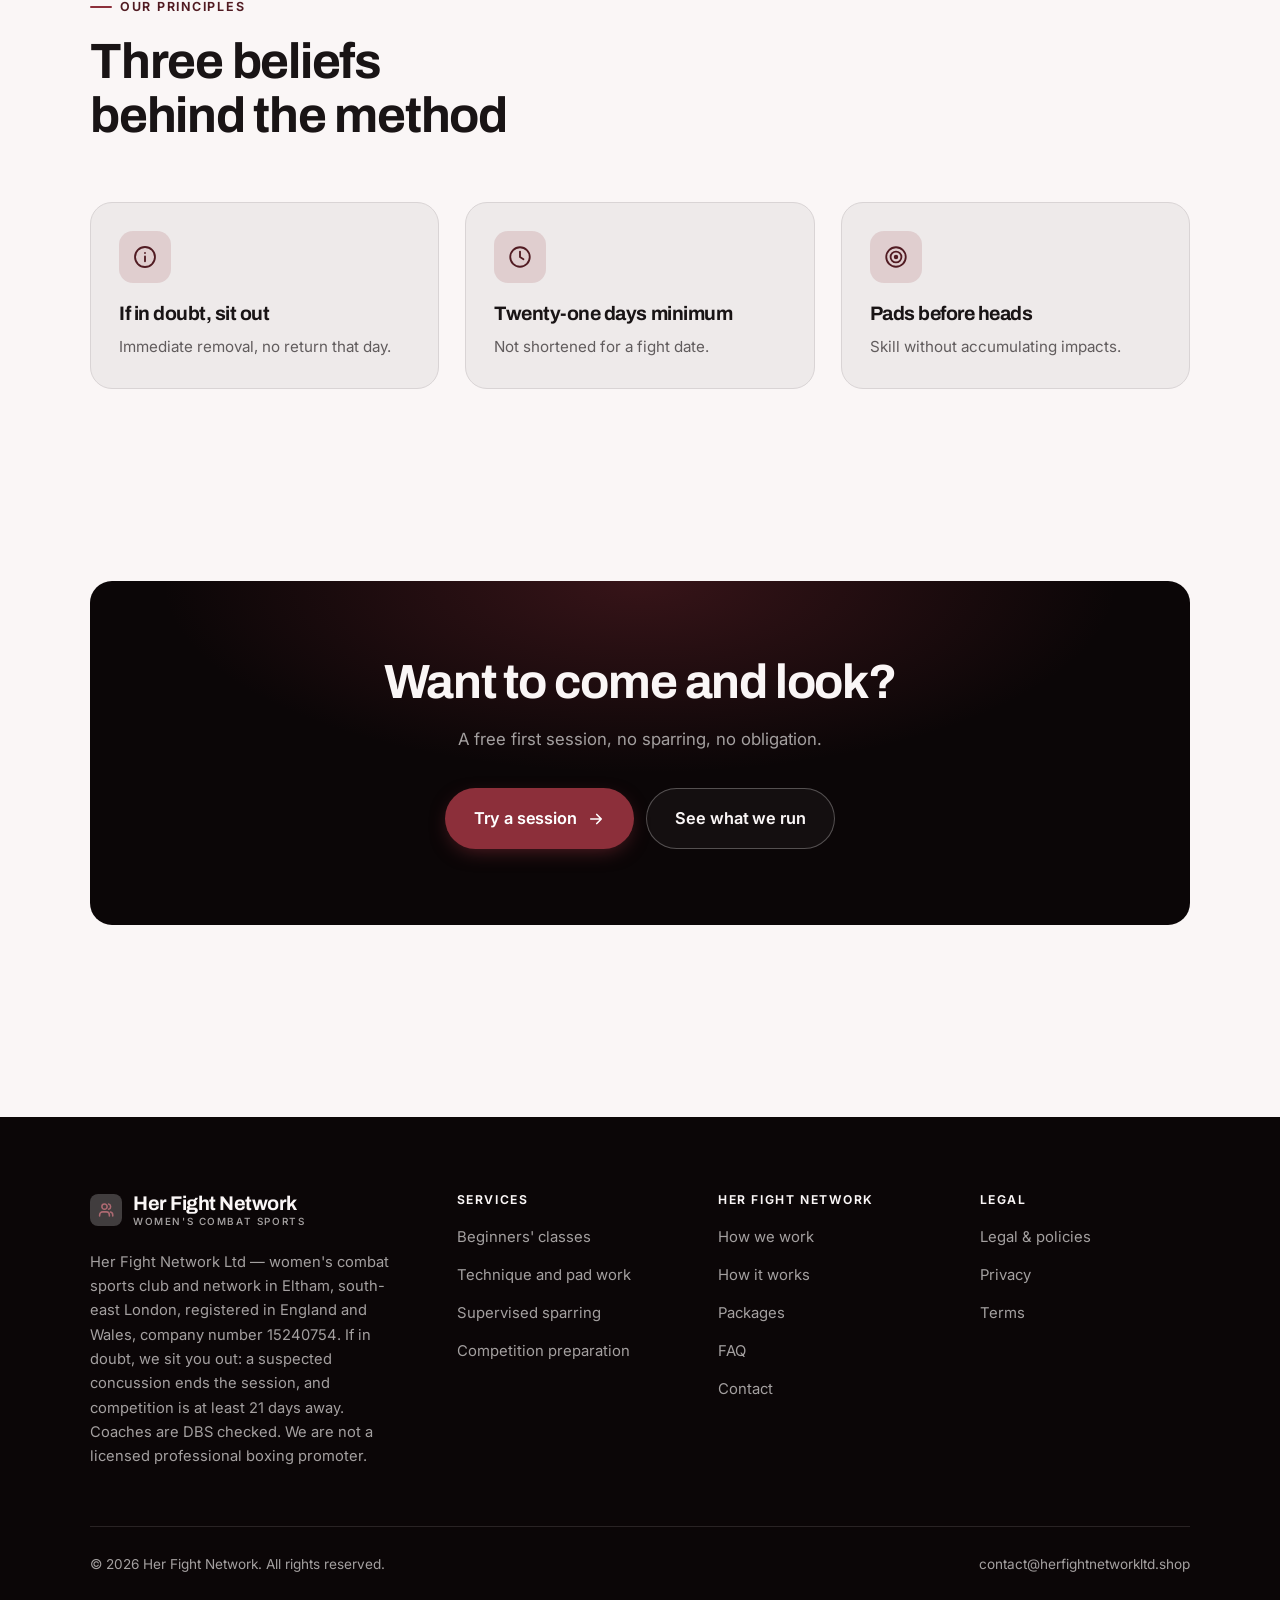
<file: about.html>
<!DOCTYPE html>
<html lang="en" class="no-js">
<head>
<meta charset="utf-8">
<meta name="viewport" content="width=device-width, initial-scale=1">
<title>How we work — Her Fight Network</title>
<meta name="description" content="About Her Fight Network Ltd, a women's combat sports club in Eltham, south-east London, since 2023, company number 15240754.">
<link rel="canonical" href="https://herfightnetworkltd.shop/about.html">

<meta property="og:type" content="website">
<meta property="og:url" content="https://herfightnetworkltd.shop/about.html">
<meta property="og:site_name" content="Her Fight Network">
<meta property="og:locale" content="en_US">
<meta property="og:title" content="How we work — Her Fight Network">
<meta property="og:description" content="About Her Fight Network Ltd, a women's combat sports club in Eltham, south-east London, since 2023, company number 15240754.">
<meta name="theme-color" content="#0b0607">

<link rel="icon" href="assets/img/favicon.svg" type="image/svg+xml">
<link rel="preconnect" href="https://fonts.googleapis.com">
<link rel="preconnect" href="https://fonts.gstatic.com" crossorigin>
<link rel="stylesheet" href="https://fonts.googleapis.com/css2?family=Archivo:wght@400;500;600;700&family=Inter:wght@400..700&display=swap">
<link rel="stylesheet" href="assets/css/style.css">

<!-- Thème appliqué avant le premier rendu (évite le flash) -->
<script>
document.documentElement.classList.remove('no-js');
(function(){try{var t=localStorage.getItem('site-theme');if(t){document.documentElement.setAttribute('data-theme',t);}}catch(e){}})();
</script>
</head>

<body>
<a class="skip-link" href="#main">Skip to main content</a>

<header class="site-header">
  <nav class="wrap nav" aria-label="Main navigation">
    <a class="brand" href="index.html">
      <svg class="brand__mark" viewBox="0 0 64 64" aria-hidden="true">
        <rect class="bm-bg" width="64" height="64" rx="16"/>
        <g class="bm-ic" transform="translate(14 14) scale(1.5)" fill="none" stroke-width="2.1" stroke-linecap="round" stroke-linejoin="round"><path d="M16.5 20v-1.5a4 4 0 0 0-4-4h-5a4 4 0 0 0-4 4V20"/><circle cx="10" cy="7.5" r="3.5"/><path d="M21 20v-1.5a4 4 0 0 0-3-3.9M15.5 4.1a3.5 3.5 0 0 1 0 6.8"/></g>
      </svg>
      <span>Her Fight Network<span class="brand__sub">WOMEN'S COMBAT SPORTS</span></span>
    </a>

    <ul class="nav__links" id="nav-links">
      <li><a href="index.html">Home</a></li>
      <li><a href="programs.html">Services</a></li>
      <li><a href="index.html#pricing">Packages</a></li>
      <li><a href="about.html" aria-current="page">How we work</a></li>
      <li><a href="contact.html">Contact</a></li>
      <li><a class="btn btn--primary" href="contact.html">Try a session</a></li>
    </ul>

    <div class="nav__cta">
      <button class="theme-toggle" type="button" aria-label="Switch to dark theme">
        <svg class="icon-sun" viewBox="0 0 24 24" fill="none" stroke="currentColor" stroke-width="1.8" stroke-linecap="round" aria-hidden="true"><circle cx="12" cy="12" r="4"/><path d="M12 2v2m0 16v2M2 12h2m16 0h2M4.9 4.9l1.4 1.4m11.4 11.4 1.4 1.4M19.1 4.9l-1.4 1.4M6.3 17.7l-1.4 1.4"/></svg>
        <svg class="icon-moon" viewBox="0 0 24 24" fill="none" stroke="currentColor" stroke-width="1.8" stroke-linecap="round" stroke-linejoin="round" aria-hidden="true"><path d="M21 12.8A9 9 0 1 1 11.2 3a7 7 0 0 0 9.8 9.8z"/></svg>
      </button>
      <a class="btn btn--primary" href="contact.html">Try a session</a>
      <button class="nav__toggle" type="button" aria-expanded="false" aria-controls="nav-links" aria-label="Open menu">
        <svg class="icon-open" viewBox="0 0 24 24" fill="none" stroke="currentColor" stroke-width="2" stroke-linecap="round" aria-hidden="true"><path d="M3 6h18M3 12h18M3 18h18"/></svg>
        <svg class="icon-close" viewBox="0 0 24 24" fill="none" stroke="currentColor" stroke-width="2" stroke-linecap="round" aria-hidden="true"><path d="M6 6l12 12M18 6L6 18"/></svg>
      </button>
    </div>
  </nav>
</header>

<main id="main">

<section class="page-head">
  <div class="wrap">
    <nav class="breadcrumb" aria-label="Breadcrumb">
      <a href="index.html">Home</a><span>/</span><span aria-current="page">How we work</span>
    </nav>
    <h1>Twenty-one days, not negotiable</h1>
    <p>A suspected concussion ends the session. Competition is at least three weeks away. No exceptions for fight dates.</p>
  </div>
</section>

<section class="section wrap">
  <div class="split reveal">
    <div class="split__art">
      <svg viewBox="0 0 520 420" role="img" aria-label="Example of a typical week: Screen, Learn, Drill, Spar, Review.">
        <rect width="520" height="420" rx="20" fill="#f2e8e9"/>
        <circle cx="450" cy="54" r="96" fill="#8c2f3a" opacity=".12"/>
        <g style="font-family: var(--font-body)">
        <text x="40" y="62" font-size="22" font-weight="700" fill="#0b0607" style="font-family: var(--font-display)">A typical week</text>
        <text x="80" y="100" text-anchor="middle" font-size="13" font-weight="600" fill="#777273">Mon</text>
        <rect x="40" y="112" width="80" height="262" rx="12" fill="#faf6f6"/>
        <rect x="46" y="133" width="68" height="85" rx="9" fill="#ddc2c5"/>
        <text x="80" y="155" text-anchor="middle" font-size="11" font-weight="650" fill="#0b0607">Screen</text>
        <text x="172" y="100" text-anchor="middle" font-size="13" font-weight="600" fill="#777273">Tue</text>
        <rect x="132" y="112" width="80" height="262" rx="12" fill="#faf6f6"/>
        <rect x="138" y="208" width="68" height="105" rx="9" fill="#8c2f3a"/>
        <text x="172" y="230" text-anchor="middle" font-size="11" font-weight="650" fill="#ffffff">Learn</text>
        <text x="264" y="100" text-anchor="middle" font-size="13" font-weight="600" fill="#777273">Wed</text>
        <rect x="224" y="112" width="80" height="262" rx="12" fill="#faf6f6"/>
        <rect x="230" y="148" width="68" height="75" rx="9" fill="#ddc2c5"/>
        <text x="264" y="170" text-anchor="middle" font-size="11" font-weight="650" fill="#0b0607">Drill</text>
        <text x="356" y="100" text-anchor="middle" font-size="13" font-weight="600" fill="#777273">Thu</text>
        <rect x="316" y="112" width="80" height="262" rx="12" fill="#faf6f6"/>
        <rect x="322" y="243" width="68" height="85" rx="9" fill="#0b0607"/>
        <text x="356" y="265" text-anchor="middle" font-size="11" font-weight="650" fill="#faf6f6">Spar</text>
        <text x="448" y="100" text-anchor="middle" font-size="13" font-weight="600" fill="#777273">Fri</text>
        <rect x="408" y="112" width="80" height="262" rx="12" fill="#faf6f6"/>
        <rect x="414" y="173" width="68" height="115" rx="9" fill="#ddc2c5"/>
        <text x="448" y="195" text-anchor="middle" font-size="11" font-weight="650" fill="#0b0607">Review</text>
        </g>
      </svg>
    </div>
    <div>
      <span class="eyebrow">How we work</span>
      <h2>Why the protocol beats the coach's judgement</h2>
      <p>The UK Concussion Guidelines for Grassroots Sport say something deliberately blunt: if in doubt, sit them out. A suspected head injury means immediate removal from the session and no return to activity that day, regardless of how well the participant says they feel. That phrasing exists because judgement in the minutes after a head impact is exactly what cannot be trusted — not the athlete's, who wants to continue, and not the coach's, who wants the session to run.</p>
      <p>What follows is equally specific. Relative rest, then a graduated return through stages, each completed without symptoms before the next begins, and a minimum of twenty-one days before any return to competitive or contact activity. The reason for the length is the risk of a second impact while the brain is still recovering, which is the scenario that causes lasting harm. A club that treats twenty-one days as a guideline to be negotiated around a fight date has misunderstood what it is for.</p>
      <p>The rest of how we run follows from the same logic. Most training volume sits on pads and bags rather than on heads, because repeated sub-concussive contact is a real long-term concern and skill can be built without it. Sparring is supervised, matched and optional — a member can decline a round, or sparring altogether, and remain a full member. And we do not run rapid weight cuts, because dehydration before a contact sport compounds every risk already present.</p>
      <!--
        TO DO: add a short introduction of the coach (name, real background),
        with a photo if possible. Do not invent credentials — see README.md.
      -->
    </div>
  </div>
</section>

<section class="section section--flush wrap">
  <div class="section-head reveal">
    <span class="eyebrow">Our principles</span>
    <h2>Three beliefs behind the method</h2>
  </div>
  <div class="grid grid--3 reveal-group">
    <article class="card">
      <div class="card__icon"><svg viewBox="0 0 24 24" fill="none" stroke="currentColor" stroke-width="1.7" stroke-linecap="round" stroke-linejoin="round" aria-hidden="true"><circle cx="12" cy="12" r="9.2"/><path d="M12 16v-4.5M12 8.2v.1"/></svg></div>
      <h3>If in doubt, sit out</h3>
      <p>Immediate removal, no return that day.</p>
    </article>
    <article class="card">
      <div class="card__icon"><svg viewBox="0 0 24 24" fill="none" stroke="currentColor" stroke-width="1.7" stroke-linecap="round" stroke-linejoin="round" aria-hidden="true"><circle cx="12" cy="12" r="9"/><path d="M12 7v5l3.2 2"/></svg></div>
      <h3>Twenty-one days minimum</h3>
      <p>Not shortened for a fight date.</p>
    </article>
    <article class="card">
      <div class="card__icon"><svg viewBox="0 0 24 24" fill="none" stroke="currentColor" stroke-width="1.7" stroke-linecap="round" stroke-linejoin="round" aria-hidden="true"><circle cx="12" cy="12" r="9"/><circle cx="12" cy="12" r="5"/><circle cx="12" cy="12" r="1.2" fill="currentColor"/></svg></div>
      <h3>Pads before heads</h3>
      <p>Skill without accumulating impacts.</p>
    </article>
  </div>
</section>

<section class="wrap section--tight">
  <div class="cta-band reveal">
    <h2>Want to come and look?</h2>
    <p>A free first session, no sparring, no obligation.</p>
    <div class="hero__actions">
      <a class="btn btn--primary btn--lg" href="contact.html">Try a session <svg viewBox="0 0 24 24" fill="none" stroke="currentColor" stroke-width="2.2" stroke-linecap="round" stroke-linejoin="round" aria-hidden="true"><path d="M5 12h14M13 6l6 6-6 6"/></svg></a>
      <a class="btn btn--on-dark btn--lg" href="programs.html">See what we run</a>
    </div>
  </div>
</section>

</main>

<footer class="site-footer">
  <div class="wrap">
    <div class="footer__grid">
      <div class="footer__brand">
        <a class="brand" href="index.html">
          <svg class="brand__mark" viewBox="0 0 64 64" aria-hidden="true">
        <rect class="bm-bg" width="64" height="64" rx="16"/>
        <g class="bm-ic" transform="translate(14 14) scale(1.5)" fill="none" stroke-width="2.1" stroke-linecap="round" stroke-linejoin="round"><path d="M16.5 20v-1.5a4 4 0 0 0-4-4h-5a4 4 0 0 0-4 4V20"/><circle cx="10" cy="7.5" r="3.5"/><path d="M21 20v-1.5a4 4 0 0 0-3-3.9M15.5 4.1a3.5 3.5 0 0 1 0 6.8"/></g>
      </svg>
          <span>Her Fight Network<span class="brand__sub">WOMEN'S COMBAT SPORTS</span></span>
        </a>
        <p>Her Fight Network Ltd — women's combat sports club and network in Eltham, south-east London, registered in England and Wales, company number 15240754. If in doubt, we sit you out: a suspected concussion ends the session, and competition is at least 21 days away. Coaches are DBS checked. We are not a licensed professional boxing promoter.</p>
      </div>

      <div class="footer__col">
        <h4>Services</h4>
        <ul>
          <li><a href="programs.html#beginners">Beginners' classes</a></li>
          <li><a href="programs.html#technique">Technique and pad work</a></li>
          <li><a href="programs.html#sparring">Supervised sparring</a></li>
          <li><a href="programs.html#competition">Competition preparation</a></li>
        </ul>
      </div>

      <div class="footer__col">
        <h4>Her Fight Network</h4>
        <ul>
          <li><a href="about.html">How we work</a></li>
          <li><a href="index.html#how-it-works">How it works</a></li>
          <li><a href="index.html#pricing">Packages</a></li>
          <li><a href="index.html#faq">FAQ</a></li>
          <li><a href="contact.html">Contact</a></li>
        </ul>
      </div>

      <div class="footer__col">
        <h4>Legal</h4>
        <ul>
          <li><a href="legal.html">Legal &amp; policies</a></li>
          <li><a href="legal.html#privacy">Privacy</a></li>
          <li><a href="legal.html#terms">Terms</a></li>
        </ul>
      </div>
    </div>

    <div class="footer__bottom">
      <p>© <span data-year>2026</span> Her Fight Network. All rights reserved.</p>
      <p><a href="mailto:contact@herfightnetworkltd.shop">contact@herfightnetworkltd.shop</a></p>
    </div>
  </div>
</footer>

<script src="assets/js/main.js" defer></script>
</body>
</html>
</file>
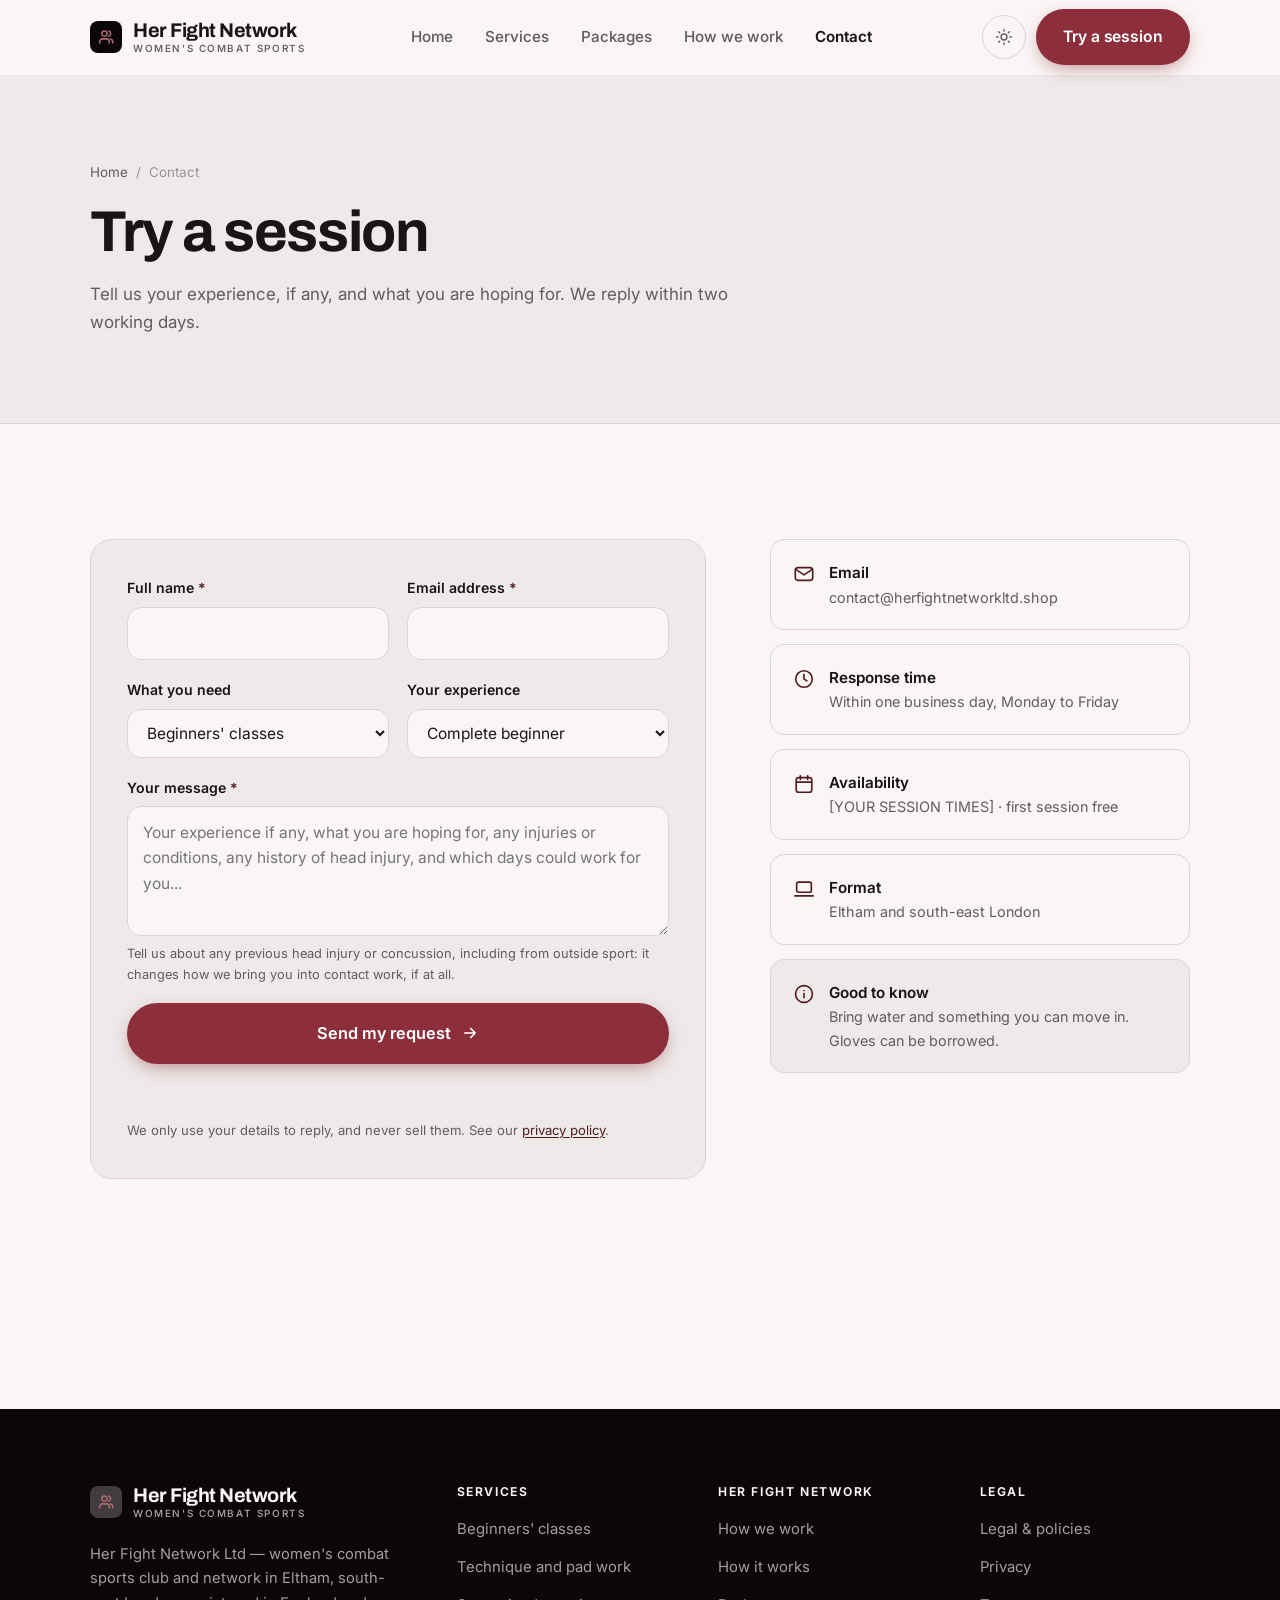
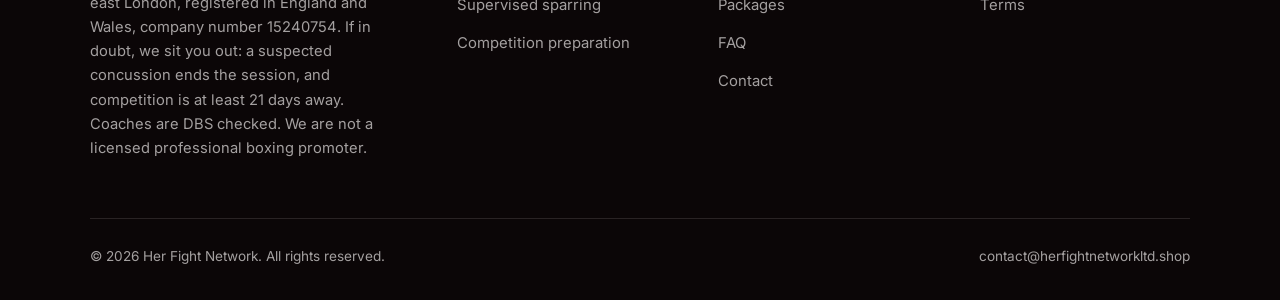
<file: contact.html>
<!DOCTYPE html>
<html lang="en" class="no-js">
<head>
<meta charset="utf-8">
<meta name="viewport" content="width=device-width, initial-scale=1">
<title>Contact — Her Fight Network</title>
<meta name="description" content="Contact Her Fight Network Ltd in Eltham to try a session. We reply within two working days.">
<link rel="canonical" href="https://herfightnetworkltd.shop/contact.html">

<meta property="og:type" content="website">
<meta property="og:url" content="https://herfightnetworkltd.shop/contact.html">
<meta property="og:site_name" content="Her Fight Network">
<meta property="og:locale" content="en_US">
<meta property="og:title" content="Contact — Her Fight Network">
<meta property="og:description" content="Contact Her Fight Network Ltd in Eltham to try a session. We reply within two working days.">
<meta name="theme-color" content="#0b0607">

<link rel="icon" href="assets/img/favicon.svg" type="image/svg+xml">
<link rel="preconnect" href="https://fonts.googleapis.com">
<link rel="preconnect" href="https://fonts.gstatic.com" crossorigin>
<link rel="stylesheet" href="https://fonts.googleapis.com/css2?family=Archivo:wght@400;500;600;700&family=Inter:wght@400..700&display=swap">
<link rel="stylesheet" href="assets/css/style.css">

<!-- Thème appliqué avant le premier rendu (évite le flash) -->
<script>
document.documentElement.classList.remove('no-js');
(function(){try{var t=localStorage.getItem('site-theme');if(t){document.documentElement.setAttribute('data-theme',t);}}catch(e){}})();
</script>
</head>

<body>
<a class="skip-link" href="#main">Skip to main content</a>

<header class="site-header">
  <nav class="wrap nav" aria-label="Main navigation">
    <a class="brand" href="index.html">
      <svg class="brand__mark" viewBox="0 0 64 64" aria-hidden="true">
        <rect class="bm-bg" width="64" height="64" rx="16"/>
        <g class="bm-ic" transform="translate(14 14) scale(1.5)" fill="none" stroke-width="2.1" stroke-linecap="round" stroke-linejoin="round"><path d="M16.5 20v-1.5a4 4 0 0 0-4-4h-5a4 4 0 0 0-4 4V20"/><circle cx="10" cy="7.5" r="3.5"/><path d="M21 20v-1.5a4 4 0 0 0-3-3.9M15.5 4.1a3.5 3.5 0 0 1 0 6.8"/></g>
      </svg>
      <span>Her Fight Network<span class="brand__sub">WOMEN'S COMBAT SPORTS</span></span>
    </a>

    <ul class="nav__links" id="nav-links">
      <li><a href="index.html">Home</a></li>
      <li><a href="programs.html">Services</a></li>
      <li><a href="index.html#pricing">Packages</a></li>
      <li><a href="about.html">How we work</a></li>
      <li><a href="contact.html" aria-current="page">Contact</a></li>
      <li><a class="btn btn--primary" href="contact.html">Try a session</a></li>
    </ul>

    <div class="nav__cta">
      <button class="theme-toggle" type="button" aria-label="Switch to dark theme">
        <svg class="icon-sun" viewBox="0 0 24 24" fill="none" stroke="currentColor" stroke-width="1.8" stroke-linecap="round" aria-hidden="true"><circle cx="12" cy="12" r="4"/><path d="M12 2v2m0 16v2M2 12h2m16 0h2M4.9 4.9l1.4 1.4m11.4 11.4 1.4 1.4M19.1 4.9l-1.4 1.4M6.3 17.7l-1.4 1.4"/></svg>
        <svg class="icon-moon" viewBox="0 0 24 24" fill="none" stroke="currentColor" stroke-width="1.8" stroke-linecap="round" stroke-linejoin="round" aria-hidden="true"><path d="M21 12.8A9 9 0 1 1 11.2 3a7 7 0 0 0 9.8 9.8z"/></svg>
      </button>
      <a class="btn btn--primary" href="contact.html">Try a session</a>
      <button class="nav__toggle" type="button" aria-expanded="false" aria-controls="nav-links" aria-label="Open menu">
        <svg class="icon-open" viewBox="0 0 24 24" fill="none" stroke="currentColor" stroke-width="2" stroke-linecap="round" aria-hidden="true"><path d="M3 6h18M3 12h18M3 18h18"/></svg>
        <svg class="icon-close" viewBox="0 0 24 24" fill="none" stroke="currentColor" stroke-width="2" stroke-linecap="round" aria-hidden="true"><path d="M6 6l12 12M18 6L6 18"/></svg>
      </button>
    </div>
  </nav>
</header>

<main id="main">

<section class="page-head">
  <div class="wrap">
    <nav class="breadcrumb" aria-label="Breadcrumb">
      <a href="index.html">Home</a><span>/</span><span aria-current="page">Contact</span>
    </nav>
    <h1>Try a session</h1>
    <p>Tell us your experience, if any, and what you are hoping for. We reply within two working days.</p>
  </div>
</section>

<section class="section wrap">
  <div class="form-layout">

    <!--
      FORM: the action attribute holds a placeholder id. Create a free form at
      https://formspree.io and replace VOTRE_ID_FORMSPREE. Until then, the button
      opens the visitor's email app with a pre-filled message to contact@herfightnetworkltd.shop.
    -->
    <form class="form" id="contact-form" action="https://formspree.io/f/VOTRE_ID_FORMSPREE" method="POST"
          data-email="contact@herfightnetworkltd.shop" data-subject="Session enquiry"
          data-msg-mail="Your email app will open with the message ready to send." data-msg-sending="Sending…"
          data-msg-ok="Thanks! Your message is on its way. We reply within one business day." data-msg-err="Sending failed. Please email us directly at">
      <div class="form__row">
        <div class="field">
          <label for="nom">Full name <span class="req" aria-hidden="true">*</span></label>
          <input type="text" id="nom" name="nom" autocomplete="name" required>
        </div>
        <div class="field">
          <label for="email">Email address <span class="req" aria-hidden="true">*</span></label>
          <input type="email" id="email" name="email" autocomplete="email" required>
        </div>
      </div>

      <div class="form__row">
        <div class="field">
          <label for="programme">What you need</label>
          <select id="programme" name="programme">
            <option>Beginners' classes</option>
            <option>Technique and pad work</option>
            <option>Supervised sparring</option>
            <option>Competition preparation</option>
            <option>Not sure yet</option>
          </select>
        </div>
        <div class="field">
          <label for="niveau">Your experience</label>
          <select id="niveau" name="niveau">
            <option>Complete beginner</option>
            <option>Some experience</option>
            <option>Returning after a break</option>
            <option>Looking to compete</option>
          </select>
        </div>
      </div>

      <div class="field">
        <label for="message">Your message <span class="req" aria-hidden="true">*</span></label>
        <textarea id="message" name="message" required placeholder="Your experience if any, what you are hoping for, any injuries or conditions, any history of head injury, and which days could work for you..."></textarea>
        <span class="field__hint">Tell us about any previous head injury or concussion, including from outside sport: it changes how we bring you into contact work, if at all.</span>
      </div>

      <!-- Bot trap: hidden from humans -->
      <div class="visually-hidden" aria-hidden="true">
        <label for="site-web">Leave this field empty</label>
        <input type="text" id="site-web" name="_gotcha" tabindex="-1" autocomplete="off">
      </div>

      <button class="btn btn--primary btn--lg" type="submit">Send my request <svg viewBox="0 0 24 24" fill="none" stroke="currentColor" stroke-width="2.2" stroke-linecap="round" stroke-linejoin="round" aria-hidden="true"><path d="M5 12h14M13 6l6 6-6 6"/></svg></button>

      <p id="form-status" class="form__status" role="status" aria-live="polite"></p>

      <p class="form__note">
        We only use your details to reply, and never sell them. See our <a href="legal.html#privacy">privacy policy</a>.
      </p>
    </form>

    <aside class="contact-aside">
      <div class="contact-card">
        <svg viewBox="0 0 24 24" fill="none" stroke="currentColor" stroke-width="1.8" stroke-linecap="round" stroke-linejoin="round" aria-hidden="true"><rect x="2.5" y="5" width="19" height="14" rx="3"/><path d="M3 7l9 6 9-6"/></svg>
        <div><b>Email</b><a href="mailto:contact@herfightnetworkltd.shop">contact@herfightnetworkltd.shop</a></div>
      </div>
      <div class="contact-card">
        <svg viewBox="0 0 24 24" fill="none" stroke="currentColor" stroke-width="1.8" stroke-linecap="round" stroke-linejoin="round" aria-hidden="true"><circle cx="12" cy="12" r="9"/><path d="M12 7v5l3.2 2"/></svg>
        <div><b>Response time</b><span>Within one business day, Monday to Friday</span></div>
      </div>
      <div class="contact-card">
        <svg viewBox="0 0 24 24" fill="none" stroke="currentColor" stroke-width="1.8" stroke-linecap="round" stroke-linejoin="round" aria-hidden="true"><rect x="3.5" y="5" width="17" height="16" rx="2.5"/><path d="M8 3v4M16 3v4M3.5 10h17"/></svg>
        <div><b>Availability</b><span>[YOUR SESSION TIMES] · first session free</span></div>
      </div>
      <div class="contact-card">
        <svg viewBox="0 0 24 24" fill="none" stroke="currentColor" stroke-width="1.8" stroke-linecap="round" stroke-linejoin="round" aria-hidden="true"><rect x="4" y="4.5" width="16" height="11" rx="2"/><path d="M2 19.5h20"/></svg>
        <div><b>Format</b><span>Eltham and south-east London</span></div>
      </div>
      <div class="contact-card contact-card--soft">
        <svg viewBox="0 0 24 24" fill="none" stroke="currentColor" stroke-width="1.8" stroke-linecap="round" stroke-linejoin="round" aria-hidden="true"><circle cx="12" cy="12" r="9.2"/><path d="M12 16v-4.5M12 8.2v.1"/></svg>
        <div><b>Good to know</b><span>Bring water and something you can move in. Gloves can be borrowed.</span></div>
      </div>
    </aside>

  </div>
</section>

</main>

<footer class="site-footer">
  <div class="wrap">
    <div class="footer__grid">
      <div class="footer__brand">
        <a class="brand" href="index.html">
          <svg class="brand__mark" viewBox="0 0 64 64" aria-hidden="true">
        <rect class="bm-bg" width="64" height="64" rx="16"/>
        <g class="bm-ic" transform="translate(14 14) scale(1.5)" fill="none" stroke-width="2.1" stroke-linecap="round" stroke-linejoin="round"><path d="M16.5 20v-1.5a4 4 0 0 0-4-4h-5a4 4 0 0 0-4 4V20"/><circle cx="10" cy="7.5" r="3.5"/><path d="M21 20v-1.5a4 4 0 0 0-3-3.9M15.5 4.1a3.5 3.5 0 0 1 0 6.8"/></g>
      </svg>
          <span>Her Fight Network<span class="brand__sub">WOMEN'S COMBAT SPORTS</span></span>
        </a>
        <p>Her Fight Network Ltd — women's combat sports club and network in Eltham, south-east London, registered in England and Wales, company number 15240754. If in doubt, we sit you out: a suspected concussion ends the session, and competition is at least 21 days away. Coaches are DBS checked. We are not a licensed professional boxing promoter.</p>
      </div>

      <div class="footer__col">
        <h4>Services</h4>
        <ul>
          <li><a href="programs.html#beginners">Beginners' classes</a></li>
          <li><a href="programs.html#technique">Technique and pad work</a></li>
          <li><a href="programs.html#sparring">Supervised sparring</a></li>
          <li><a href="programs.html#competition">Competition preparation</a></li>
        </ul>
      </div>

      <div class="footer__col">
        <h4>Her Fight Network</h4>
        <ul>
          <li><a href="about.html">How we work</a></li>
          <li><a href="index.html#how-it-works">How it works</a></li>
          <li><a href="index.html#pricing">Packages</a></li>
          <li><a href="index.html#faq">FAQ</a></li>
          <li><a href="contact.html">Contact</a></li>
        </ul>
      </div>

      <div class="footer__col">
        <h4>Legal</h4>
        <ul>
          <li><a href="legal.html">Legal &amp; policies</a></li>
          <li><a href="legal.html#privacy">Privacy</a></li>
          <li><a href="legal.html#terms">Terms</a></li>
        </ul>
      </div>
    </div>

    <div class="footer__bottom">
      <p>© <span data-year>2026</span> Her Fight Network. All rights reserved.</p>
      <p><a href="mailto:contact@herfightnetworkltd.shop">contact@herfightnetworkltd.shop</a></p>
    </div>
  </div>
</footer>

<script src="assets/js/main.js" defer></script>
</body>
</html>
</file>
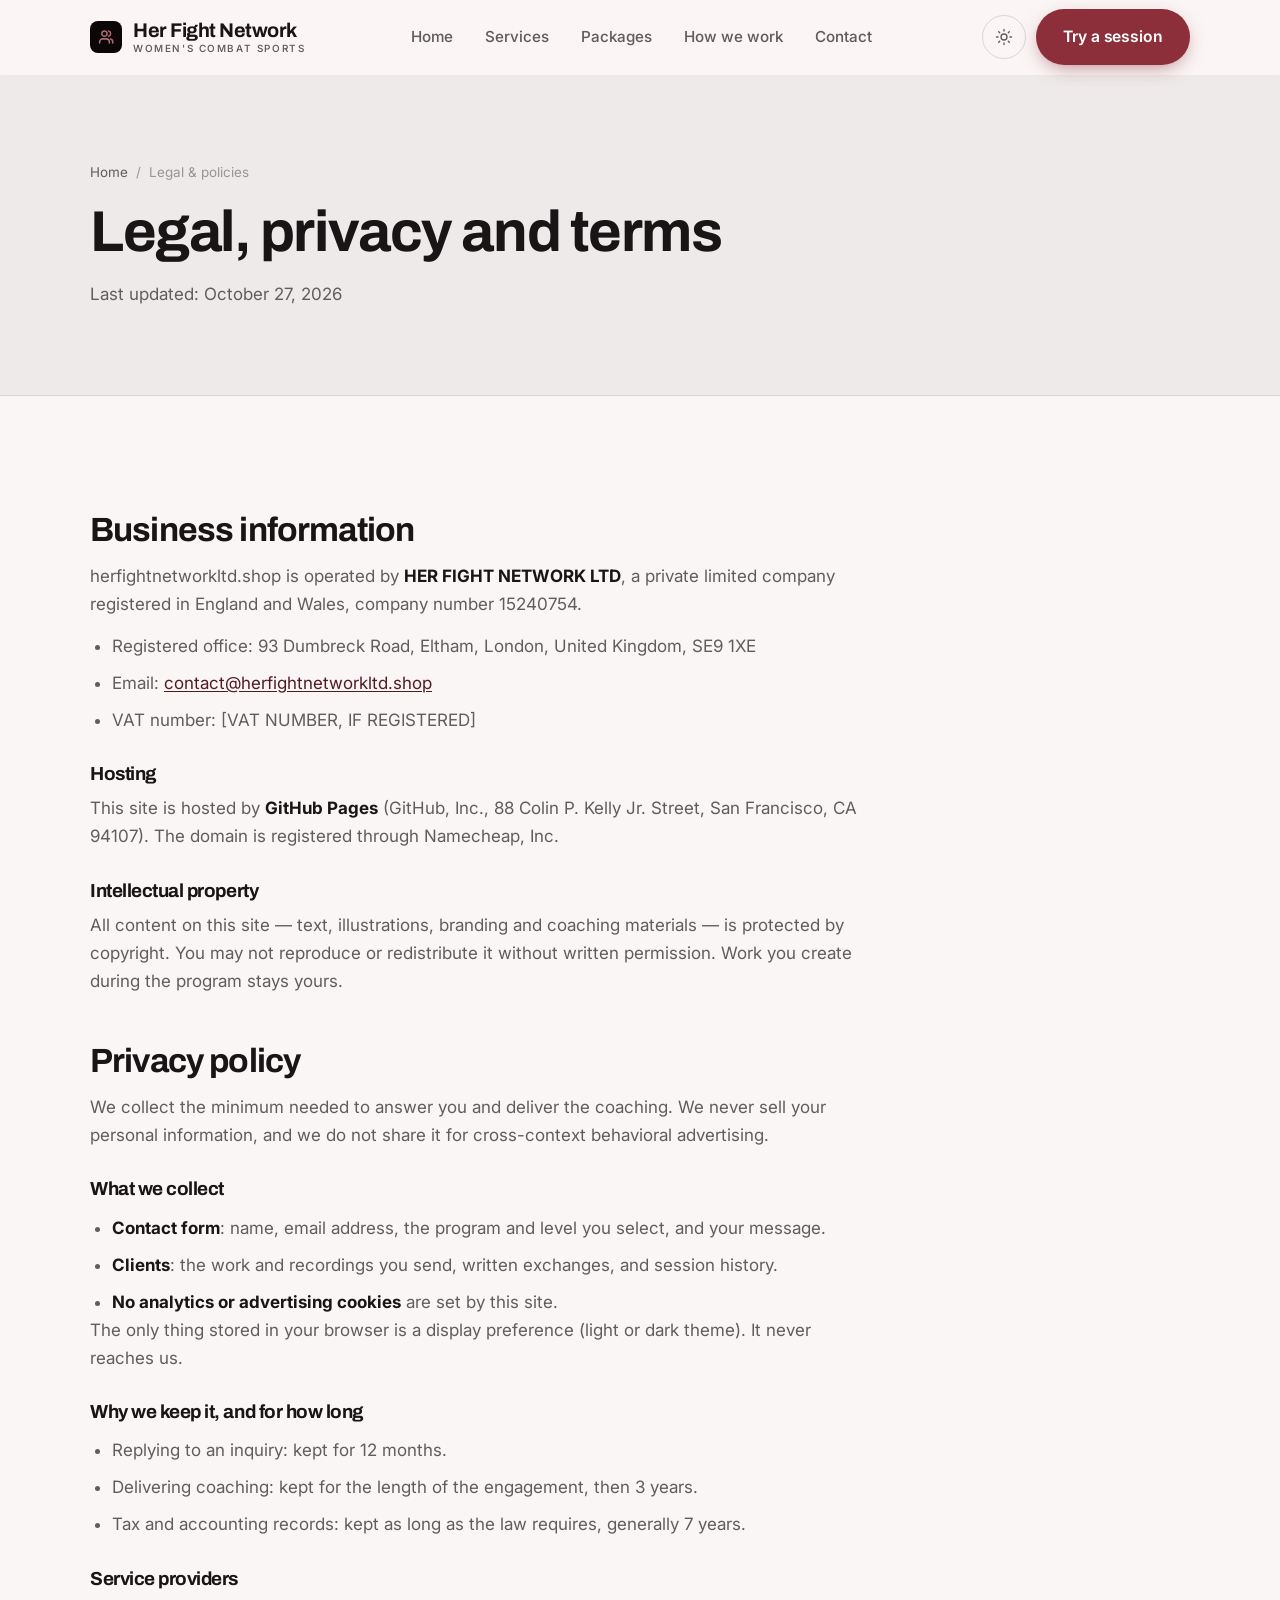
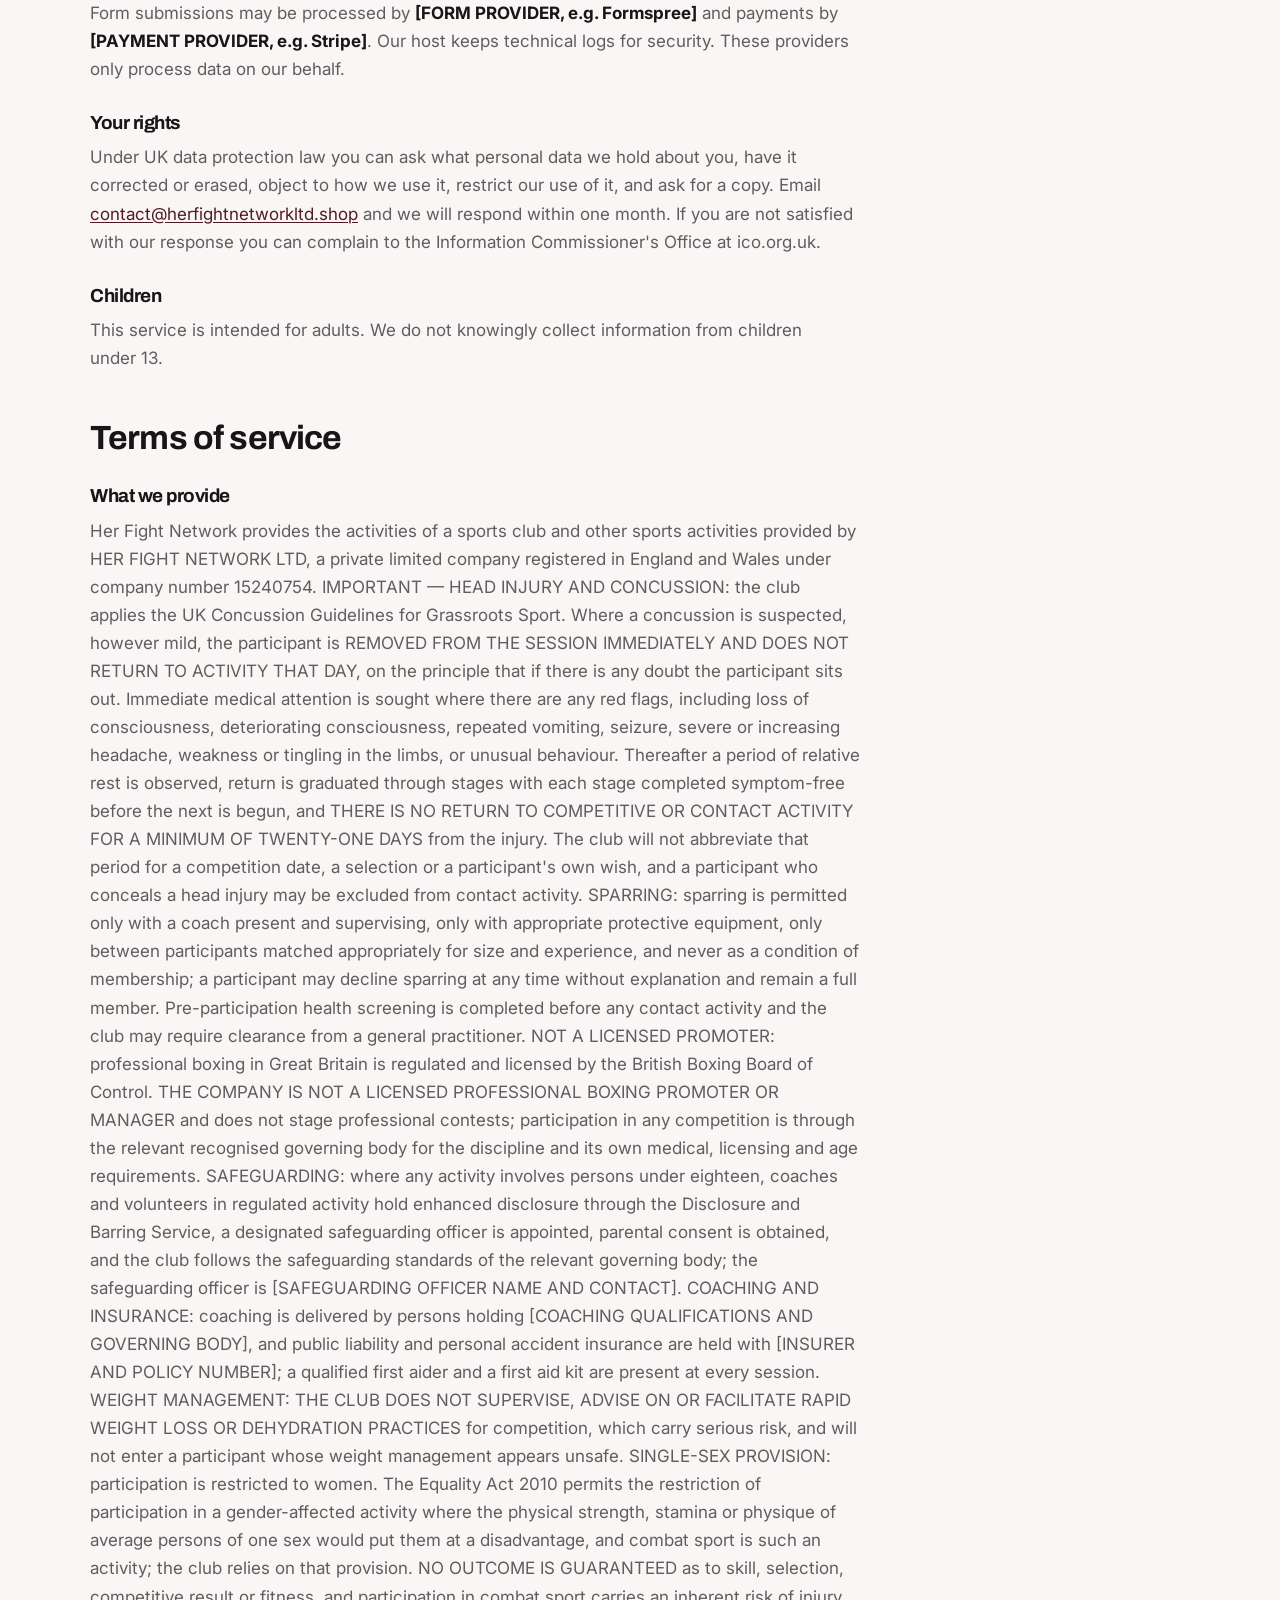
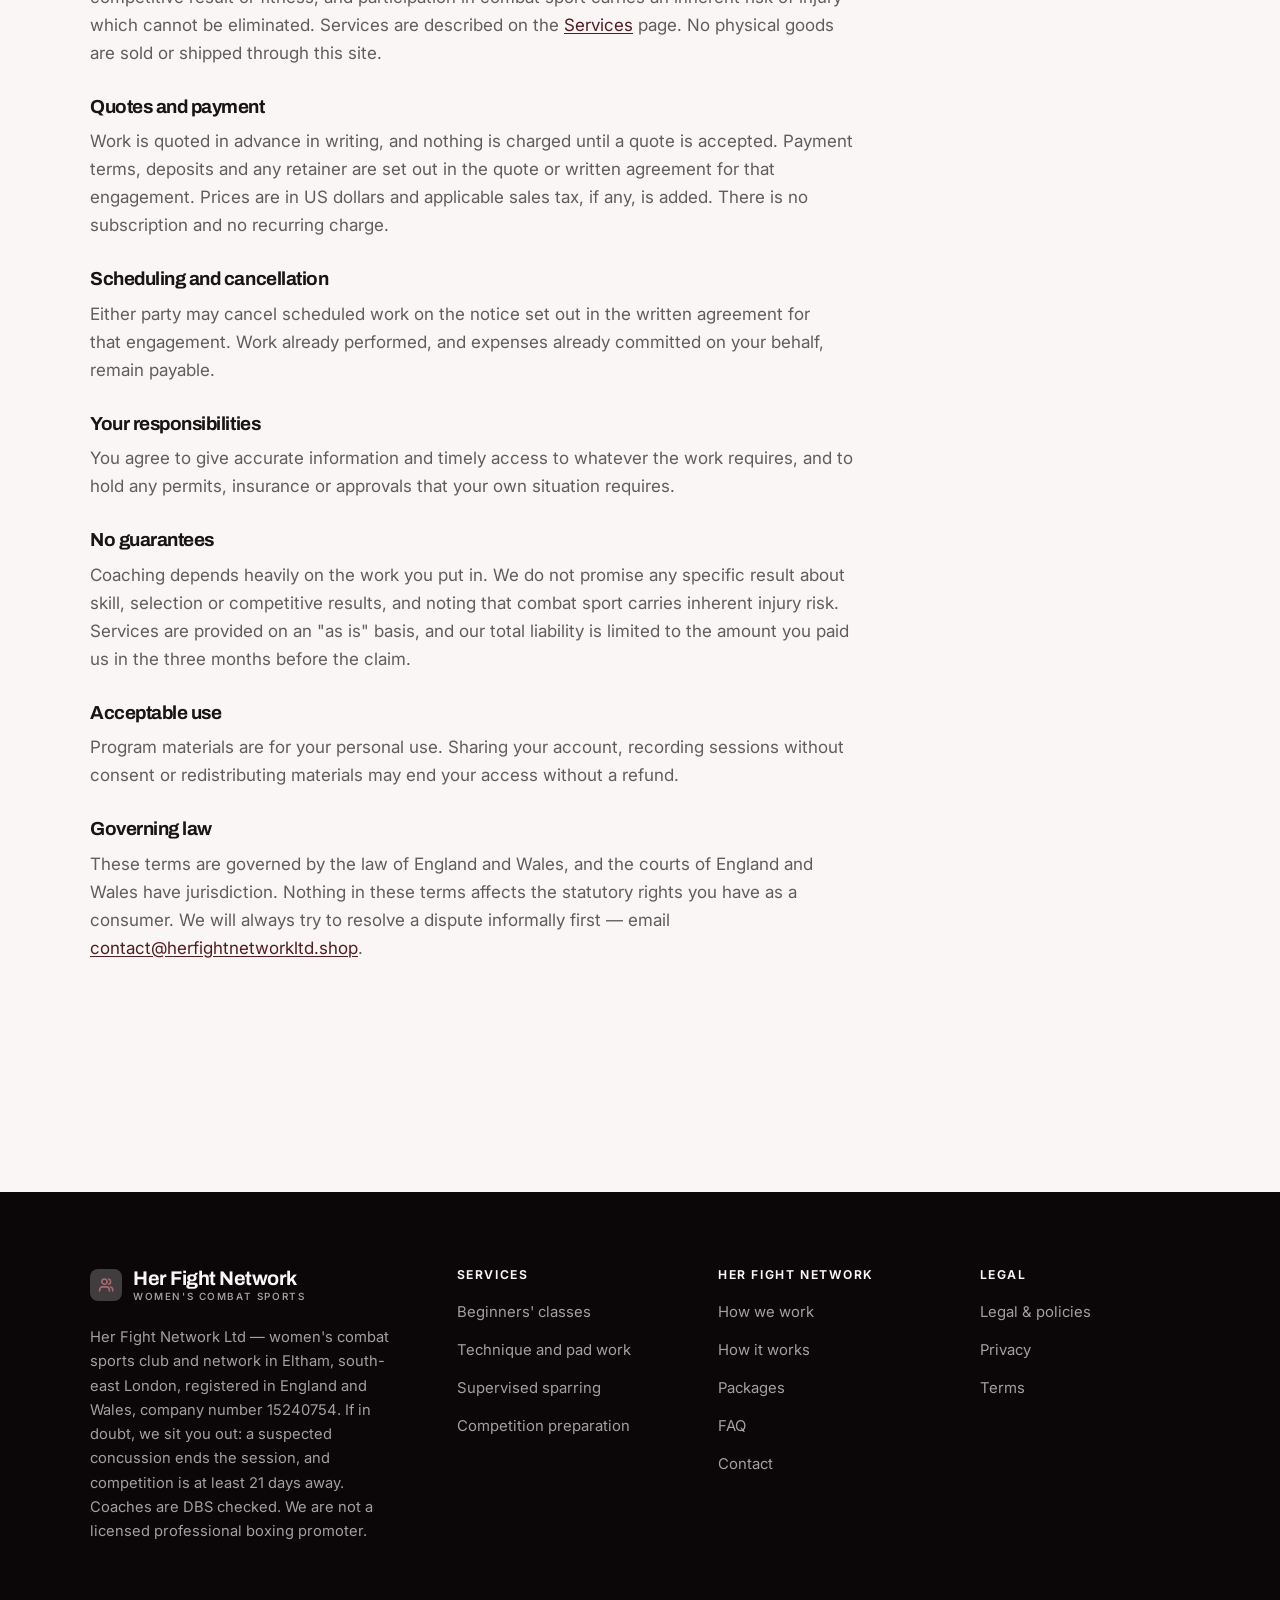
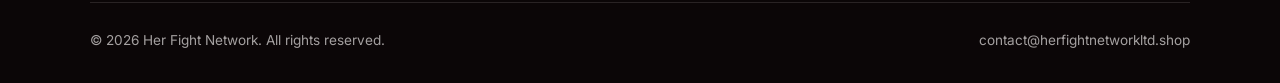
<file: legal.html>
<!DOCTYPE html>
<html lang="en" class="no-js">
<head>
<meta charset="utf-8">
<meta name="viewport" content="width=device-width, initial-scale=1">
<title>Legal, privacy and terms — Her Fight Network</title>
<meta name="description" content="Business information, privacy policy and terms of service for Her Fight Network.">
<meta name="robots" content="noindex">

<meta property="og:type" content="website">
<meta property="og:url" content="https://herfightnetworkltd.shop/legal.html">
<meta property="og:site_name" content="Her Fight Network">
<meta property="og:locale" content="en_US">
<meta property="og:title" content="Legal, privacy and terms — Her Fight Network">
<meta property="og:description" content="Business information, privacy policy and terms of service for Her Fight Network.">
<meta name="theme-color" content="#0b0607">

<link rel="icon" href="assets/img/favicon.svg" type="image/svg+xml">
<link rel="preconnect" href="https://fonts.googleapis.com">
<link rel="preconnect" href="https://fonts.gstatic.com" crossorigin>
<link rel="stylesheet" href="https://fonts.googleapis.com/css2?family=Archivo:wght@400;500;600;700&family=Inter:wght@400..700&display=swap">
<link rel="stylesheet" href="assets/css/style.css">

<!-- Thème appliqué avant le premier rendu (évite le flash) -->
<script>
document.documentElement.classList.remove('no-js');
(function(){try{var t=localStorage.getItem('site-theme');if(t){document.documentElement.setAttribute('data-theme',t);}}catch(e){}})();
</script>
</head>

<body>
<a class="skip-link" href="#main">Skip to main content</a>

<header class="site-header">
  <nav class="wrap nav" aria-label="Main navigation">
    <a class="brand" href="index.html">
      <svg class="brand__mark" viewBox="0 0 64 64" aria-hidden="true">
        <rect class="bm-bg" width="64" height="64" rx="16"/>
        <g class="bm-ic" transform="translate(14 14) scale(1.5)" fill="none" stroke-width="2.1" stroke-linecap="round" stroke-linejoin="round"><path d="M16.5 20v-1.5a4 4 0 0 0-4-4h-5a4 4 0 0 0-4 4V20"/><circle cx="10" cy="7.5" r="3.5"/><path d="M21 20v-1.5a4 4 0 0 0-3-3.9M15.5 4.1a3.5 3.5 0 0 1 0 6.8"/></g>
      </svg>
      <span>Her Fight Network<span class="brand__sub">WOMEN'S COMBAT SPORTS</span></span>
    </a>

    <ul class="nav__links" id="nav-links">
      <li><a href="index.html">Home</a></li>
      <li><a href="programs.html">Services</a></li>
      <li><a href="index.html#pricing">Packages</a></li>
      <li><a href="about.html">How we work</a></li>
      <li><a href="contact.html">Contact</a></li>
      <li><a class="btn btn--primary" href="contact.html">Try a session</a></li>
    </ul>

    <div class="nav__cta">
      <button class="theme-toggle" type="button" aria-label="Switch to dark theme">
        <svg class="icon-sun" viewBox="0 0 24 24" fill="none" stroke="currentColor" stroke-width="1.8" stroke-linecap="round" aria-hidden="true"><circle cx="12" cy="12" r="4"/><path d="M12 2v2m0 16v2M2 12h2m16 0h2M4.9 4.9l1.4 1.4m11.4 11.4 1.4 1.4M19.1 4.9l-1.4 1.4M6.3 17.7l-1.4 1.4"/></svg>
        <svg class="icon-moon" viewBox="0 0 24 24" fill="none" stroke="currentColor" stroke-width="1.8" stroke-linecap="round" stroke-linejoin="round" aria-hidden="true"><path d="M21 12.8A9 9 0 1 1 11.2 3a7 7 0 0 0 9.8 9.8z"/></svg>
      </button>
      <a class="btn btn--primary" href="contact.html">Try a session</a>
      <button class="nav__toggle" type="button" aria-expanded="false" aria-controls="nav-links" aria-label="Open menu">
        <svg class="icon-open" viewBox="0 0 24 24" fill="none" stroke="currentColor" stroke-width="2" stroke-linecap="round" aria-hidden="true"><path d="M3 6h18M3 12h18M3 18h18"/></svg>
        <svg class="icon-close" viewBox="0 0 24 24" fill="none" stroke="currentColor" stroke-width="2" stroke-linecap="round" aria-hidden="true"><path d="M6 6l12 12M18 6L6 18"/></svg>
      </button>
    </div>
  </nav>
</header>

<main id="main">

<section class="page-head">
  <div class="wrap">
    <nav class="breadcrumb" aria-label="Breadcrumb">
      <a href="index.html">Home</a><span>/</span><span aria-current="page">Legal &amp; policies</span>
    </nav>
    <h1>Legal, privacy and terms</h1>
    <p>Last updated: <time datetime="2026-10-27">October 27, 2026</time></p>
  </div>
</section>

<section class="section wrap">
  <div class="prose">

    <!--
      TO DO: this is a skeleton, not legal advice. Replace every [BRACKET] with
      your real details before selling, and have a lawyer review it if you can.
      Consumer protection rules differ by state.
    -->

    <h2 id="business">Business information</h2>
    <p>
      herfightnetworkltd.shop is operated by <strong>HER FIGHT NETWORK LTD</strong>, a private limited
      company registered in England and Wales, company number 15240754.
    </p>
    <ul>
      <li>Registered office: 93 Dumbreck Road, Eltham, London, United Kingdom, SE9 1XE</li>
      <li>Email: <a href="mailto:contact@herfightnetworkltd.shop">contact@herfightnetworkltd.shop</a></li>
      <li>VAT number: [VAT NUMBER, IF REGISTERED]</li>
    </ul>

    <h3>Hosting</h3>
    <p>
      This site is hosted by <strong>GitHub Pages</strong> (GitHub, Inc., 88 Colin P. Kelly Jr. Street,
      San Francisco, CA 94107). The domain is registered through Namecheap, Inc.
    </p>

    <h3>Intellectual property</h3>
    <p>
      All content on this site — text, illustrations, branding and coaching materials — is protected by
      copyright. You may not reproduce or redistribute it without written permission. Work you create during
      the program stays yours.
    </p>

    <h2 id="privacy">Privacy policy</h2>
    <p>
      We collect the minimum needed to answer you and deliver the coaching. We never sell your personal
      information, and we do not share it for cross-context behavioral advertising.
    </p>
    <h3>What we collect</h3>
    <ul>
      <li><strong>Contact form</strong>: name, email address, the program and level you select, and your message.</li>
      <li><strong>Clients</strong>: the work and recordings you send, written exchanges, and session history.</li>
      <li><strong>No analytics or advertising cookies</strong> are set by this site.</li>
    </ul>
    <p>
      The only thing stored in your browser is a display preference (light or dark theme). It never reaches us.
    </p>
    <h3>Why we keep it, and for how long</h3>
    <ul>
      <li>Replying to an inquiry: kept for 12 months.</li>
      <li>Delivering coaching: kept for the length of the engagement, then 3 years.</li>
      <li>Tax and accounting records: kept as long as the law requires, generally 7 years.</li>
    </ul>
    <h3>Service providers</h3>
    <p>
      Form submissions may be processed by <strong>[FORM PROVIDER, e.g. Formspree]</strong> and payments by
      <strong>[PAYMENT PROVIDER, e.g. Stripe]</strong>. Our host keeps technical logs for security. These
      providers only process data on our behalf.
    </p>
    <h3>Your rights</h3>
    <p>
      Under UK data protection law you can ask what personal data we hold about you, have it corrected or
      erased, object to how we use it, restrict our use of it, and ask for a copy. Email
      <a href="mailto:contact@herfightnetworkltd.shop">contact@herfightnetworkltd.shop</a> and we will respond within one month. If you are not satisfied with
      our response you can complain to the Information Commissioner's Office at ico.org.uk.
    </p>
    <h3>Children</h3>
    <p>
      This service is intended for adults. We do not knowingly collect information from children under 13.
    </p>

    <h2 id="terms">Terms of service</h2>
    <h3>What we provide</h3>
    <p>
      Her Fight Network provides the activities of a sports club and other sports activities provided by HER FIGHT NETWORK LTD, a private limited company registered in England and Wales under company number 15240754. IMPORTANT — HEAD INJURY AND CONCUSSION: the club applies the UK Concussion Guidelines for Grassroots Sport. Where a concussion is suspected, however mild, the participant is REMOVED FROM THE SESSION IMMEDIATELY AND DOES NOT RETURN TO ACTIVITY THAT DAY, on the principle that if there is any doubt the participant sits out. Immediate medical attention is sought where there are any red flags, including loss of consciousness, deteriorating consciousness, repeated vomiting, seizure, severe or increasing headache, weakness or tingling in the limbs, or unusual behaviour. Thereafter a period of relative rest is observed, return is graduated through stages with each stage completed symptom-free before the next is begun, and THERE IS NO RETURN TO COMPETITIVE OR CONTACT ACTIVITY FOR A MINIMUM OF TWENTY-ONE DAYS from the injury. The club will not abbreviate that period for a competition date, a selection or a participant's own wish, and a participant who conceals a head injury may be excluded from contact activity. SPARRING: sparring is permitted only with a coach present and supervising, only with appropriate protective equipment, only between participants matched appropriately for size and experience, and never as a condition of membership; a participant may decline sparring at any time without explanation and remain a full member. Pre-participation health screening is completed before any contact activity and the club may require clearance from a general practitioner. NOT A LICENSED PROMOTER: professional boxing in Great Britain is regulated and licensed by the British Boxing Board of Control. THE COMPANY IS NOT A LICENSED PROFESSIONAL BOXING PROMOTER OR MANAGER and does not stage professional contests; participation in any competition is through the relevant recognised governing body for the discipline and its own medical, licensing and age requirements. SAFEGUARDING: where any activity involves persons under eighteen, coaches and volunteers in regulated activity hold enhanced disclosure through the Disclosure and Barring Service, a designated safeguarding officer is appointed, parental consent is obtained, and the club follows the safeguarding standards of the relevant governing body; the safeguarding officer is [SAFEGUARDING OFFICER NAME AND CONTACT]. COACHING AND INSURANCE: coaching is delivered by persons holding [COACHING QUALIFICATIONS AND GOVERNING BODY], and public liability and personal accident insurance are held with [INSURER AND POLICY NUMBER]; a qualified first aider and a first aid kit are present at every session. WEIGHT MANAGEMENT: THE CLUB DOES NOT SUPERVISE, ADVISE ON OR FACILITATE RAPID WEIGHT LOSS OR DEHYDRATION PRACTICES for competition, which carry serious risk, and will not enter a participant whose weight management appears unsafe. SINGLE-SEX PROVISION: participation is restricted to women. The Equality Act 2010 permits the restriction of participation in a gender-affected activity where the physical strength, stamina or physique of average persons of one sex would put them at a disadvantage, and combat sport is such an activity; the club relies on that provision. NO OUTCOME IS GUARANTEED as to skill, selection, competitive result or fitness, and participation in combat sport carries an inherent risk of injury which cannot be eliminated. Services are described on the
      <a href="programs.html">Services</a> page. No physical goods are sold or shipped through this site.
    </p>
    <h3>Quotes and payment</h3>
    <p>
      Work is quoted in advance in writing, and nothing is charged until a quote is accepted. Payment terms,
      deposits and any retainer are set out in the quote or written agreement for that engagement. Prices are in
      US dollars and applicable sales tax, if any, is added. There is no subscription and no recurring charge.
    </p>
    <h3>Scheduling and cancellation</h3>
    <p>
      Either party may cancel scheduled work on the notice set out in the written agreement for that engagement.
      Work already performed, and expenses already committed on your behalf, remain payable.
    </p>
    <h3>Your responsibilities</h3>
    <p>
      You agree to give accurate information and timely access to whatever the work requires, and to hold any
      permits, insurance or approvals that your own situation requires.
    </p>

    <h3>No guarantees</h3>
    <p>
      Coaching depends heavily on the work you put in. We do not promise any specific result
      about skill, selection or competitive results, and noting that combat sport carries inherent injury risk. Services are provided on an "as is" basis, and our total
      liability is limited to the amount you paid us in the three months before the claim.
    </p>
    <h3>Acceptable use</h3>
    <p>
      Program materials are for your personal use. Sharing your account, recording sessions without consent
      or redistributing materials may end your access without a refund.
    </p>
    <h3>Governing law</h3>
    <p>
      These terms are governed by the law of England and Wales, and the courts of England and Wales have
      jurisdiction. Nothing in these terms affects the statutory rights you have as a consumer. We will always
      try to resolve a dispute informally first — email <a href="mailto:contact@herfightnetworkltd.shop">contact@herfightnetworkltd.shop</a>.
    </p>

  </div>
</section>

</main>

<footer class="site-footer">
  <div class="wrap">
    <div class="footer__grid">
      <div class="footer__brand">
        <a class="brand" href="index.html">
          <svg class="brand__mark" viewBox="0 0 64 64" aria-hidden="true">
        <rect class="bm-bg" width="64" height="64" rx="16"/>
        <g class="bm-ic" transform="translate(14 14) scale(1.5)" fill="none" stroke-width="2.1" stroke-linecap="round" stroke-linejoin="round"><path d="M16.5 20v-1.5a4 4 0 0 0-4-4h-5a4 4 0 0 0-4 4V20"/><circle cx="10" cy="7.5" r="3.5"/><path d="M21 20v-1.5a4 4 0 0 0-3-3.9M15.5 4.1a3.5 3.5 0 0 1 0 6.8"/></g>
      </svg>
          <span>Her Fight Network<span class="brand__sub">WOMEN'S COMBAT SPORTS</span></span>
        </a>
        <p>Her Fight Network Ltd — women's combat sports club and network in Eltham, south-east London, registered in England and Wales, company number 15240754. If in doubt, we sit you out: a suspected concussion ends the session, and competition is at least 21 days away. Coaches are DBS checked. We are not a licensed professional boxing promoter.</p>
      </div>

      <div class="footer__col">
        <h4>Services</h4>
        <ul>
          <li><a href="programs.html#beginners">Beginners' classes</a></li>
          <li><a href="programs.html#technique">Technique and pad work</a></li>
          <li><a href="programs.html#sparring">Supervised sparring</a></li>
          <li><a href="programs.html#competition">Competition preparation</a></li>
        </ul>
      </div>

      <div class="footer__col">
        <h4>Her Fight Network</h4>
        <ul>
          <li><a href="about.html">How we work</a></li>
          <li><a href="index.html#how-it-works">How it works</a></li>
          <li><a href="index.html#pricing">Packages</a></li>
          <li><a href="index.html#faq">FAQ</a></li>
          <li><a href="contact.html">Contact</a></li>
        </ul>
      </div>

      <div class="footer__col">
        <h4>Legal</h4>
        <ul>
          <li><a href="legal.html">Legal &amp; policies</a></li>
          <li><a href="legal.html#privacy">Privacy</a></li>
          <li><a href="legal.html#terms">Terms</a></li>
        </ul>
      </div>
    </div>

    <div class="footer__bottom">
      <p>© <span data-year>2026</span> Her Fight Network. All rights reserved.</p>
      <p><a href="mailto:contact@herfightnetworkltd.shop">contact@herfightnetworkltd.shop</a></p>
    </div>
  </div>
</footer>

<script src="assets/js/main.js" defer></script>
</body>
</html>
</file>
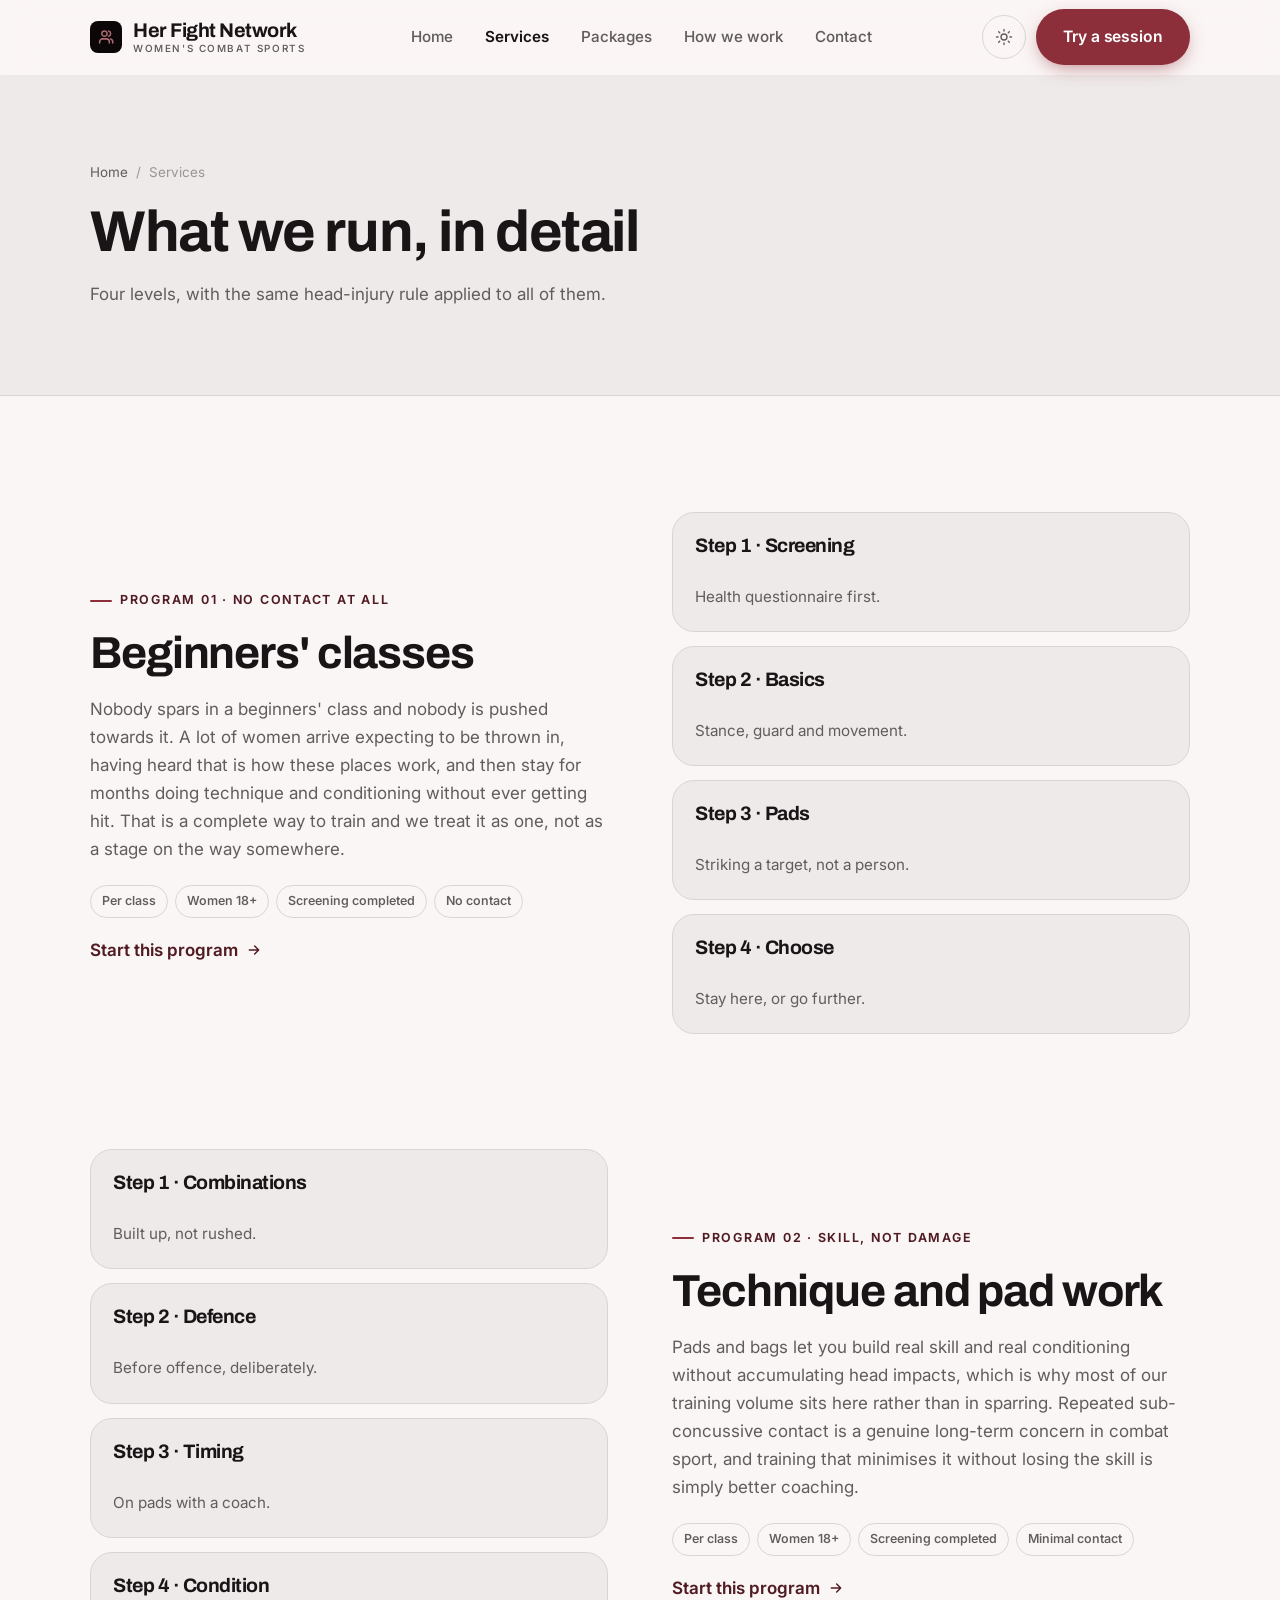
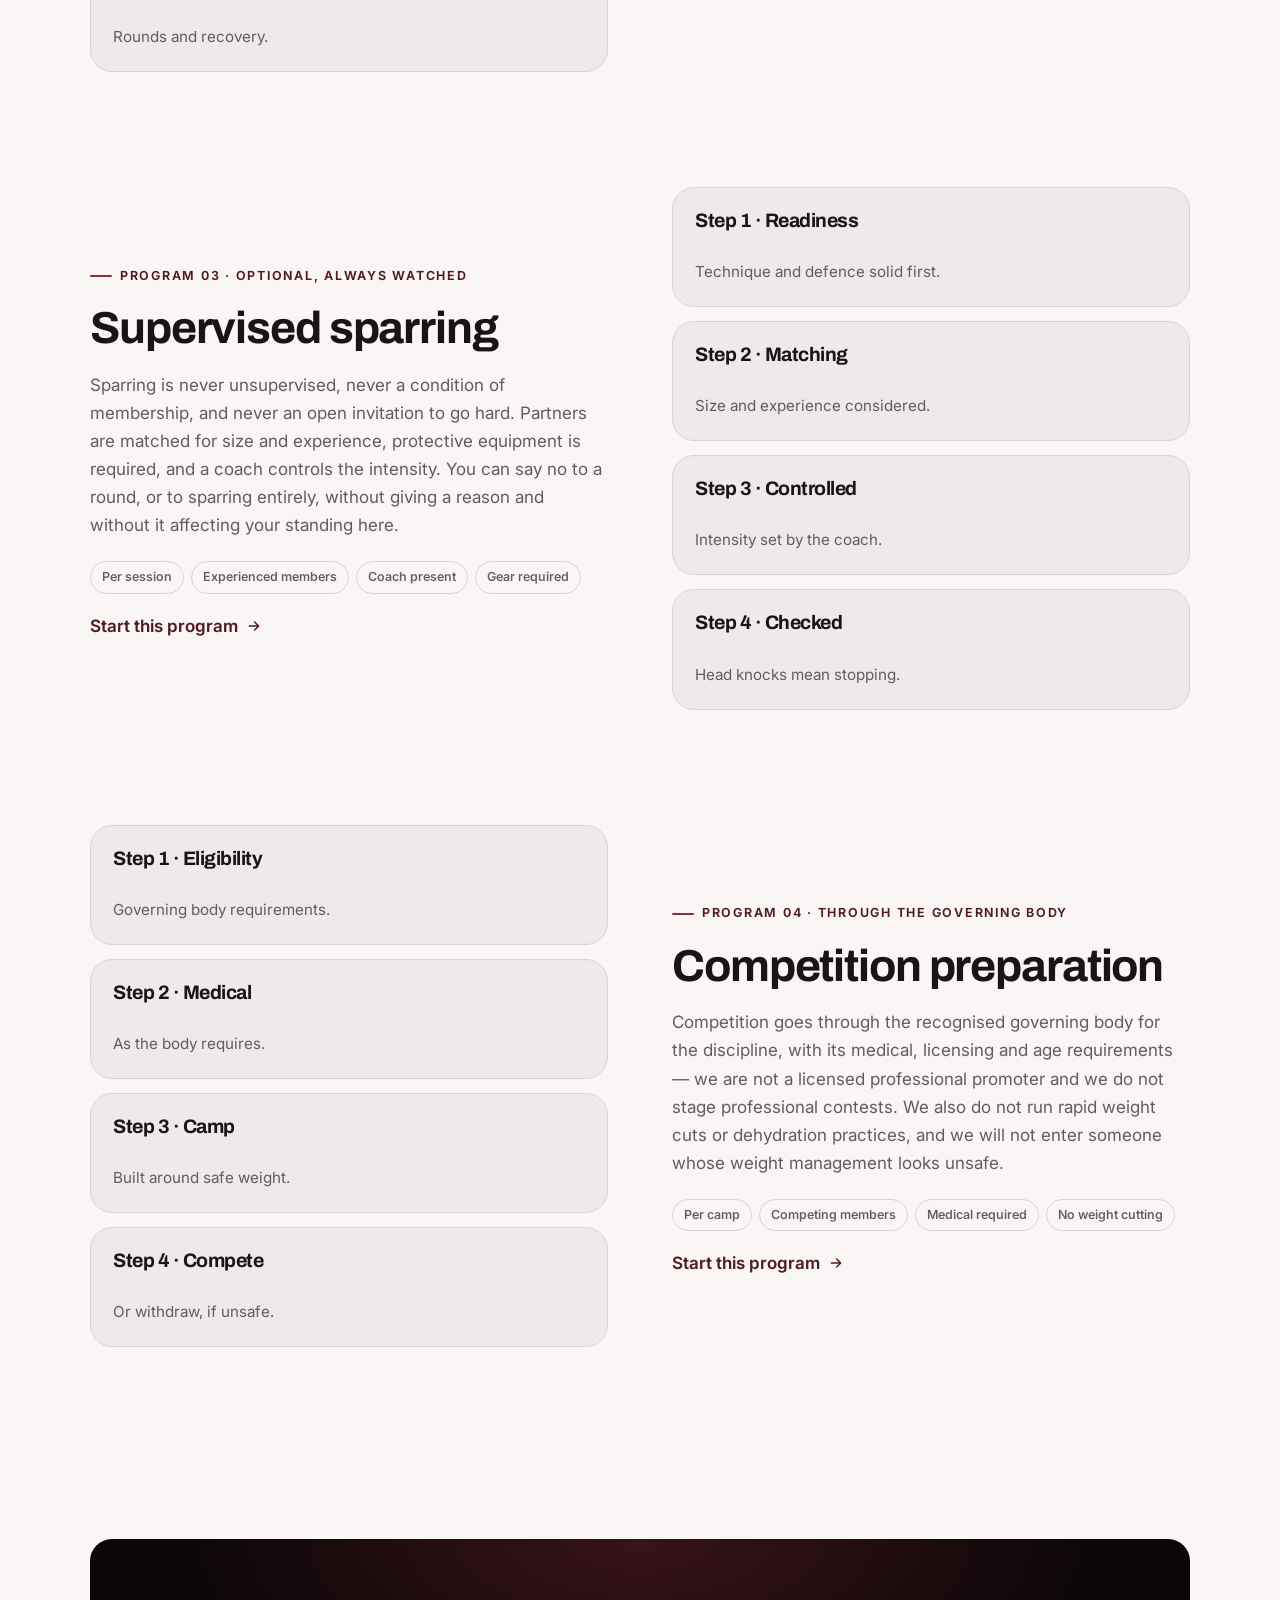
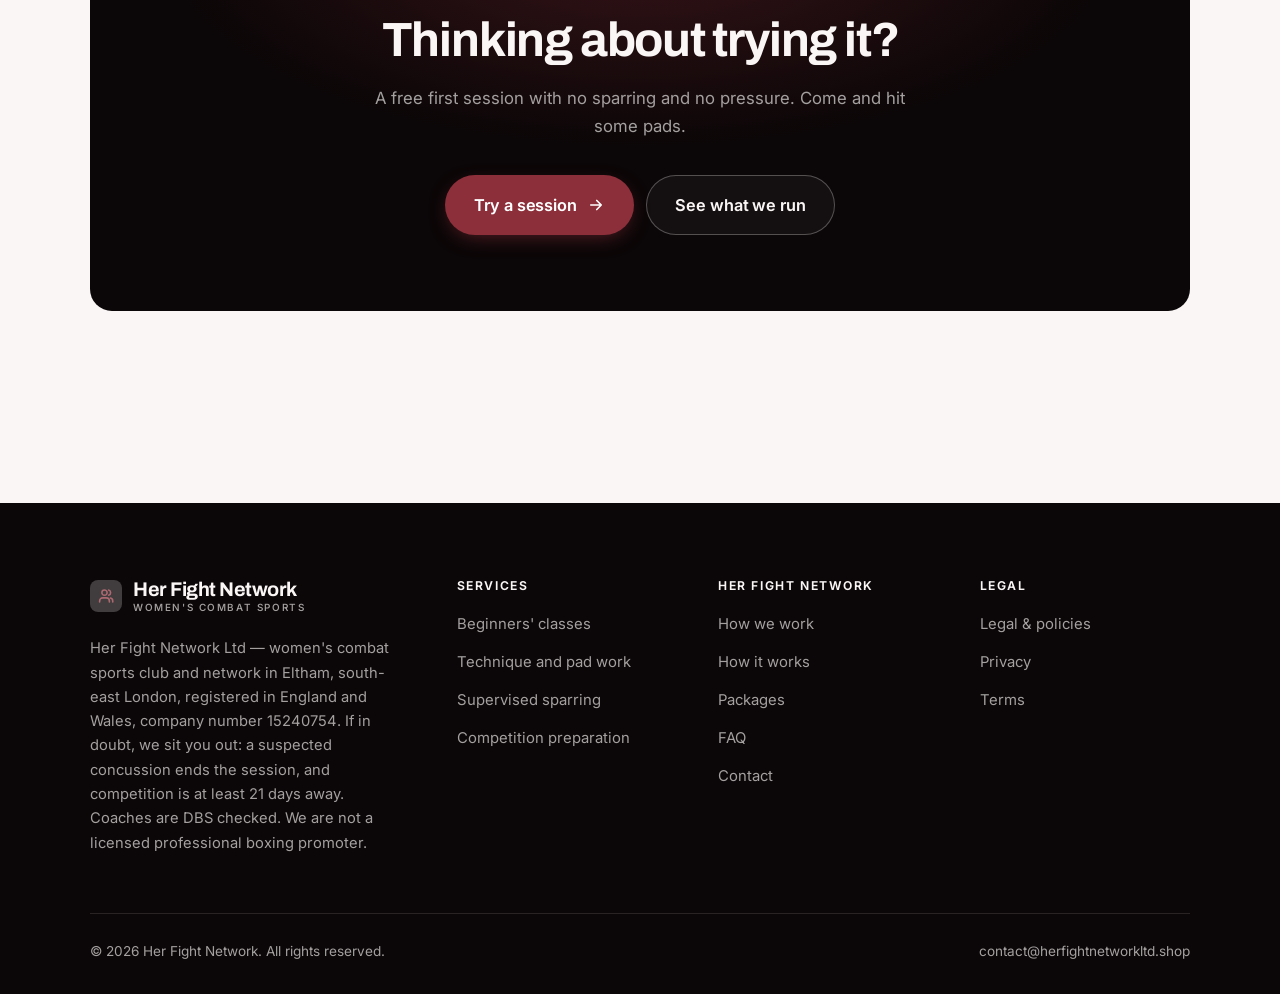
<file: programs.html>
<!DOCTYPE html>
<html lang="en" class="no-js">
<head>
<meta charset="utf-8">
<meta name="viewport" content="width=device-width, initial-scale=1">
<title>Services — Her Fight Network</title>
<meta name="description" content="What Her Fight Network Ltd runs: beginners' classes, technique and pad work, supervised sparring, and competition preparation.">
<link rel="canonical" href="https://herfightnetworkltd.shop/programs.html">

<meta property="og:type" content="website">
<meta property="og:url" content="https://herfightnetworkltd.shop/programs.html">
<meta property="og:site_name" content="Her Fight Network">
<meta property="og:locale" content="en_US">
<meta property="og:title" content="Services — Her Fight Network">
<meta property="og:description" content="What Her Fight Network Ltd runs: beginners' classes, technique and pad work, supervised sparring, and competition preparation.">
<meta name="theme-color" content="#0b0607">

<link rel="icon" href="assets/img/favicon.svg" type="image/svg+xml">
<link rel="preconnect" href="https://fonts.googleapis.com">
<link rel="preconnect" href="https://fonts.gstatic.com" crossorigin>
<link rel="stylesheet" href="https://fonts.googleapis.com/css2?family=Archivo:wght@400;500;600;700&family=Inter:wght@400..700&display=swap">
<link rel="stylesheet" href="assets/css/style.css">

<!-- Thème appliqué avant le premier rendu (évite le flash) -->
<script>
document.documentElement.classList.remove('no-js');
(function(){try{var t=localStorage.getItem('site-theme');if(t){document.documentElement.setAttribute('data-theme',t);}}catch(e){}})();
</script>
</head>

<body>
<a class="skip-link" href="#main">Skip to main content</a>

<header class="site-header">
  <nav class="wrap nav" aria-label="Main navigation">
    <a class="brand" href="index.html">
      <svg class="brand__mark" viewBox="0 0 64 64" aria-hidden="true">
        <rect class="bm-bg" width="64" height="64" rx="16"/>
        <g class="bm-ic" transform="translate(14 14) scale(1.5)" fill="none" stroke-width="2.1" stroke-linecap="round" stroke-linejoin="round"><path d="M16.5 20v-1.5a4 4 0 0 0-4-4h-5a4 4 0 0 0-4 4V20"/><circle cx="10" cy="7.5" r="3.5"/><path d="M21 20v-1.5a4 4 0 0 0-3-3.9M15.5 4.1a3.5 3.5 0 0 1 0 6.8"/></g>
      </svg>
      <span>Her Fight Network<span class="brand__sub">WOMEN'S COMBAT SPORTS</span></span>
    </a>

    <ul class="nav__links" id="nav-links">
      <li><a href="index.html">Home</a></li>
      <li><a href="programs.html" aria-current="page">Services</a></li>
      <li><a href="index.html#pricing">Packages</a></li>
      <li><a href="about.html">How we work</a></li>
      <li><a href="contact.html">Contact</a></li>
      <li><a class="btn btn--primary" href="contact.html">Try a session</a></li>
    </ul>

    <div class="nav__cta">
      <button class="theme-toggle" type="button" aria-label="Switch to dark theme">
        <svg class="icon-sun" viewBox="0 0 24 24" fill="none" stroke="currentColor" stroke-width="1.8" stroke-linecap="round" aria-hidden="true"><circle cx="12" cy="12" r="4"/><path d="M12 2v2m0 16v2M2 12h2m16 0h2M4.9 4.9l1.4 1.4m11.4 11.4 1.4 1.4M19.1 4.9l-1.4 1.4M6.3 17.7l-1.4 1.4"/></svg>
        <svg class="icon-moon" viewBox="0 0 24 24" fill="none" stroke="currentColor" stroke-width="1.8" stroke-linecap="round" stroke-linejoin="round" aria-hidden="true"><path d="M21 12.8A9 9 0 1 1 11.2 3a7 7 0 0 0 9.8 9.8z"/></svg>
      </button>
      <a class="btn btn--primary" href="contact.html">Try a session</a>
      <button class="nav__toggle" type="button" aria-expanded="false" aria-controls="nav-links" aria-label="Open menu">
        <svg class="icon-open" viewBox="0 0 24 24" fill="none" stroke="currentColor" stroke-width="2" stroke-linecap="round" aria-hidden="true"><path d="M3 6h18M3 12h18M3 18h18"/></svg>
        <svg class="icon-close" viewBox="0 0 24 24" fill="none" stroke="currentColor" stroke-width="2" stroke-linecap="round" aria-hidden="true"><path d="M6 6l12 12M18 6L6 18"/></svg>
      </button>
    </div>
  </nav>
</header>

<main id="main">

<section class="page-head">
  <div class="wrap">
    <nav class="breadcrumb" aria-label="Breadcrumb">
      <a href="index.html">Home</a><span>/</span><span aria-current="page">Services</span>
    </nav>
    <h1>What we run, in detail</h1>
    <p>Four levels, with the same head-injury rule applied to all of them.</p>
  </div>
</section>

<section class="section wrap" id="beginners">
  <div class="split reveal">
    <div>
      <span class="eyebrow">Program 01 · No contact at all</span>
      <h2>Beginners' classes</h2>
      <p>Nobody spars in a beginners' class and nobody is pushed towards it. A lot of women arrive expecting to be thrown in, having heard that is how these places work, and then stay for months doing technique and conditioning without ever getting hit. That is a complete way to train and we treat it as one, not as a stage on the way somewhere.</p>
      <ul class="tags"><li>Per class</li><li>Women 18+</li><li>Screening completed</li><li>No contact</li></ul>
      <p><a class="arrow-link" href="contact.html">Start this program <svg viewBox="0 0 24 24" fill="none" stroke="currentColor" stroke-width="2.2" stroke-linecap="round" stroke-linejoin="round" aria-hidden="true"><path d="M5 12h14M13 6l6 6-6 6"/></svg></a></p>
    </div>
    <div class="grid grid--2 grid--tight">
      <article class="card card--sm">
        <h3>Step 1 · Screening</h3>
        <p>Health questionnaire first.</p>
      </article>
      <article class="card card--sm">
        <h3>Step 2 · Basics</h3>
        <p>Stance, guard and movement.</p>
      </article>
      <article class="card card--sm">
        <h3>Step 3 · Pads</h3>
        <p>Striking a target, not a person.</p>
      </article>
      <article class="card card--sm">
        <h3>Step 4 · Choose</h3>
        <p>Stay here, or go further.</p>
      </article>
    </div>
  </div>
</section>

<section class="section section--flush wrap" id="technique">
  <div class="split reveal">
    <div class="grid grid--2 grid--tight">
      <article class="card card--sm">
        <h3>Step 1 · Combinations</h3>
        <p>Built up, not rushed.</p>
      </article>
      <article class="card card--sm">
        <h3>Step 2 · Defence</h3>
        <p>Before offence, deliberately.</p>
      </article>
      <article class="card card--sm">
        <h3>Step 3 · Timing</h3>
        <p>On pads with a coach.</p>
      </article>
      <article class="card card--sm">
        <h3>Step 4 · Condition</h3>
        <p>Rounds and recovery.</p>
      </article>
    </div>
    <div>
      <span class="eyebrow">Program 02 · Skill, not damage</span>
      <h2>Technique and pad work</h2>
      <p>Pads and bags let you build real skill and real conditioning without accumulating head impacts, which is why most of our training volume sits here rather than in sparring. Repeated sub-concussive contact is a genuine long-term concern in combat sport, and training that minimises it without losing the skill is simply better coaching.</p>
      <ul class="tags"><li>Per class</li><li>Women 18+</li><li>Screening completed</li><li>Minimal contact</li></ul>
      <p><a class="arrow-link" href="contact.html">Start this program <svg viewBox="0 0 24 24" fill="none" stroke="currentColor" stroke-width="2.2" stroke-linecap="round" stroke-linejoin="round" aria-hidden="true"><path d="M5 12h14M13 6l6 6-6 6"/></svg></a></p>
    </div>
  </div>
</section>

<section class="section section--flush wrap" id="sparring">
  <div class="split reveal">
    <div>
      <span class="eyebrow">Program 03 · Optional, always watched</span>
      <h2>Supervised sparring</h2>
      <p>Sparring is never unsupervised, never a condition of membership, and never an open invitation to go hard. Partners are matched for size and experience, protective equipment is required, and a coach controls the intensity. You can say no to a round, or to sparring entirely, without giving a reason and without it affecting your standing here.</p>
      <ul class="tags"><li>Per session</li><li>Experienced members</li><li>Coach present</li><li>Gear required</li></ul>
      <p><a class="arrow-link" href="contact.html">Start this program <svg viewBox="0 0 24 24" fill="none" stroke="currentColor" stroke-width="2.2" stroke-linecap="round" stroke-linejoin="round" aria-hidden="true"><path d="M5 12h14M13 6l6 6-6 6"/></svg></a></p>
    </div>
    <div class="grid grid--2 grid--tight">
      <article class="card card--sm">
        <h3>Step 1 · Readiness</h3>
        <p>Technique and defence solid first.</p>
      </article>
      <article class="card card--sm">
        <h3>Step 2 · Matching</h3>
        <p>Size and experience considered.</p>
      </article>
      <article class="card card--sm">
        <h3>Step 3 · Controlled</h3>
        <p>Intensity set by the coach.</p>
      </article>
      <article class="card card--sm">
        <h3>Step 4 · Checked</h3>
        <p>Head knocks mean stopping.</p>
      </article>
    </div>
  </div>
</section>

<section class="section section--flush wrap" id="competition">
  <div class="split reveal">
    <div class="grid grid--2 grid--tight">
      <article class="card card--sm">
        <h3>Step 1 · Eligibility</h3>
        <p>Governing body requirements.</p>
      </article>
      <article class="card card--sm">
        <h3>Step 2 · Medical</h3>
        <p>As the body requires.</p>
      </article>
      <article class="card card--sm">
        <h3>Step 3 · Camp</h3>
        <p>Built around safe weight.</p>
      </article>
      <article class="card card--sm">
        <h3>Step 4 · Compete</h3>
        <p>Or withdraw, if unsafe.</p>
      </article>
    </div>
    <div>
      <span class="eyebrow">Program 04 · Through the governing body</span>
      <h2>Competition preparation</h2>
      <p>Competition goes through the recognised governing body for the discipline, with its medical, licensing and age requirements — we are not a licensed professional promoter and we do not stage professional contests. We also do not run rapid weight cuts or dehydration practices, and we will not enter someone whose weight management looks unsafe.</p>
      <ul class="tags"><li>Per camp</li><li>Competing members</li><li>Medical required</li><li>No weight cutting</li></ul>
      <p><a class="arrow-link" href="contact.html">Start this program <svg viewBox="0 0 24 24" fill="none" stroke="currentColor" stroke-width="2.2" stroke-linecap="round" stroke-linejoin="round" aria-hidden="true"><path d="M5 12h14M13 6l6 6-6 6"/></svg></a></p>
    </div>
  </div>
</section>

<section class="wrap section--tight">
  <div class="cta-band reveal">
    <h2>Thinking about trying it?</h2>
    <p>A free first session with no sparring and no pressure. Come and hit some pads.</p>
    <div class="hero__actions">
      <a class="btn btn--primary btn--lg" href="contact.html">Try a session <svg viewBox="0 0 24 24" fill="none" stroke="currentColor" stroke-width="2.2" stroke-linecap="round" stroke-linejoin="round" aria-hidden="true"><path d="M5 12h14M13 6l6 6-6 6"/></svg></a>
      <a class="btn btn--on-dark btn--lg" href="programs.html">See what we run</a>
    </div>
  </div>
</section>

</main>

<footer class="site-footer">
  <div class="wrap">
    <div class="footer__grid">
      <div class="footer__brand">
        <a class="brand" href="index.html">
          <svg class="brand__mark" viewBox="0 0 64 64" aria-hidden="true">
        <rect class="bm-bg" width="64" height="64" rx="16"/>
        <g class="bm-ic" transform="translate(14 14) scale(1.5)" fill="none" stroke-width="2.1" stroke-linecap="round" stroke-linejoin="round"><path d="M16.5 20v-1.5a4 4 0 0 0-4-4h-5a4 4 0 0 0-4 4V20"/><circle cx="10" cy="7.5" r="3.5"/><path d="M21 20v-1.5a4 4 0 0 0-3-3.9M15.5 4.1a3.5 3.5 0 0 1 0 6.8"/></g>
      </svg>
          <span>Her Fight Network<span class="brand__sub">WOMEN'S COMBAT SPORTS</span></span>
        </a>
        <p>Her Fight Network Ltd — women's combat sports club and network in Eltham, south-east London, registered in England and Wales, company number 15240754. If in doubt, we sit you out: a suspected concussion ends the session, and competition is at least 21 days away. Coaches are DBS checked. We are not a licensed professional boxing promoter.</p>
      </div>

      <div class="footer__col">
        <h4>Services</h4>
        <ul>
          <li><a href="programs.html#beginners">Beginners' classes</a></li>
          <li><a href="programs.html#technique">Technique and pad work</a></li>
          <li><a href="programs.html#sparring">Supervised sparring</a></li>
          <li><a href="programs.html#competition">Competition preparation</a></li>
        </ul>
      </div>

      <div class="footer__col">
        <h4>Her Fight Network</h4>
        <ul>
          <li><a href="about.html">How we work</a></li>
          <li><a href="index.html#how-it-works">How it works</a></li>
          <li><a href="index.html#pricing">Packages</a></li>
          <li><a href="index.html#faq">FAQ</a></li>
          <li><a href="contact.html">Contact</a></li>
        </ul>
      </div>

      <div class="footer__col">
        <h4>Legal</h4>
        <ul>
          <li><a href="legal.html">Legal &amp; policies</a></li>
          <li><a href="legal.html#privacy">Privacy</a></li>
          <li><a href="legal.html#terms">Terms</a></li>
        </ul>
      </div>
    </div>

    <div class="footer__bottom">
      <p>© <span data-year>2026</span> Her Fight Network. All rights reserved.</p>
      <p><a href="mailto:contact@herfightnetworkltd.shop">contact@herfightnetworkltd.shop</a></p>
    </div>
  </div>
</footer>

<script src="assets/js/main.js" defer></script>
</body>
</html>
</file>
<file: assets/css/style.css>
/* Her Fight Network — couleurs et polices de la marque.
   Modifier ces valeurs suffit à changer l'identité visuelle de tout le site. */
:root {
  --c-accent:    #8c2f3a;
  --c-on-accent: #ffffff;
  --c-ink:       #0b0607;
  --c-paper:     #faf6f6;

  --accent-ink-light: color-mix(in srgb, var(--c-accent) 58%, black);
  --accent-on-dark:   color-mix(in srgb, var(--c-accent) 72%, white);

  --font-display: "Archivo", system-ui, -apple-system, "Segoe UI", sans-serif;
  --font-body: "Inter", system-ui, -apple-system, "Segoe UI", sans-serif;
  --display-weight: 700;
  --display-tracking: -.025em;
}

/* ==========================================================================
   Feuille de style commune aux sites de coaching
   Les couleurs de marque (--c-accent, --c-on-accent, --c-ink, --c-paper) et
   les polices sont définies juste au-dessus, par site. Tout le reste en dérive.
   ========================================================================== */

/* --------------------------------------------------------------------------
   1. Tokens dérivés
   -------------------------------------------------------------------------- */

:root {
  /* Thème clair */
  --paper:      var(--c-paper);
  --paper-2:    color-mix(in srgb, var(--c-paper) 95%, var(--c-ink));
  --paper-3:    color-mix(in srgb, var(--c-paper) 89%, var(--c-ink));
  --line:       color-mix(in srgb, var(--c-paper) 86%, var(--c-ink));
  --text:       color-mix(in srgb, var(--c-ink) 94%, var(--c-paper));
  --muted:      color-mix(in srgb, var(--c-ink) 64%, var(--c-paper));
  --accent:     var(--c-accent);
  --accent-600: color-mix(in srgb, var(--c-accent) 86%, black);
  --accent-ink: var(--accent-ink-light);
  --on-accent:  var(--c-on-accent);
  --ink:        var(--c-ink);
  --ink-soft:   color-mix(in srgb, var(--c-ink) 90%, white);
  --on-ink:     var(--c-paper);
  --on-ink-mut: color-mix(in srgb, var(--c-paper) 64%, var(--c-ink));
  --brand-bg:   var(--c-ink);

  /* Rayons */
  --r-sm: 8px;
  --r-md: 14px;
  --r-lg: 22px;
  --r-full: 999px;

  /* Ombres */
  --sh-1: 0 1px 2px rgba(0, 0, 0, .05), 0 2px 8px rgba(0, 0, 0, .04);
  --sh-2: 0 2px 4px rgba(0, 0, 0, .05), 0 12px 32px rgba(0, 0, 0, .09);
  --sh-3: 0 4px 8px rgba(0, 0, 0, .06), 0 24px 56px rgba(0, 0, 0, .14);

  /* Rythme */
  --gutter: clamp(16px, 4vw, 40px);
  --maxw: 1180px;
  --section-y: clamp(64px, 9vw, 124px);

  --ease: cubic-bezier(.22, .61, .36, 1);
}

/* Thème sombre — suit le système, sauf si l'utilisateur a choisi « clair » */
@media (prefers-color-scheme: dark) {
  :root:not([data-theme="light"]) {
    --paper:      var(--c-ink);
    --paper-2:    color-mix(in srgb, var(--c-ink) 92%, white);
    --paper-3:    color-mix(in srgb, var(--c-ink) 86%, white);
    --line:       color-mix(in srgb, var(--c-ink) 80%, white);
    --text:       color-mix(in srgb, var(--c-paper) 94%, var(--c-ink));
    --muted:      color-mix(in srgb, var(--c-paper) 66%, var(--c-ink));
    --accent-ink: var(--accent-on-dark);
    --ink:        color-mix(in srgb, var(--c-ink) 72%, black);
    --brand-bg:   color-mix(in srgb, var(--c-ink) 80%, white);
    --sh-1: 0 1px 2px rgba(0, 0, 0, .4), 0 2px 8px rgba(0, 0, 0, .3);
    --sh-2: 0 2px 4px rgba(0, 0, 0, .4), 0 12px 32px rgba(0, 0, 0, .45);
    --sh-3: 0 4px 8px rgba(0, 0, 0, .45), 0 24px 56px rgba(0, 0, 0, .55);
  }
}

/* Thème sombre — choix explicite */
:root[data-theme="dark"] {
  --paper:      var(--c-ink);
  --paper-2:    color-mix(in srgb, var(--c-ink) 92%, white);
  --paper-3:    color-mix(in srgb, var(--c-ink) 86%, white);
  --line:       color-mix(in srgb, var(--c-ink) 80%, white);
  --text:       color-mix(in srgb, var(--c-paper) 94%, var(--c-ink));
  --muted:      color-mix(in srgb, var(--c-paper) 66%, var(--c-ink));
  --accent-ink: var(--accent-on-dark);
  --ink:        color-mix(in srgb, var(--c-ink) 72%, black);
  --brand-bg:   color-mix(in srgb, var(--c-ink) 80%, white);
  --sh-1: 0 1px 2px rgba(0, 0, 0, .4), 0 2px 8px rgba(0, 0, 0, .3);
  --sh-2: 0 2px 4px rgba(0, 0, 0, .4), 0 12px 32px rgba(0, 0, 0, .45);
  --sh-3: 0 4px 8px rgba(0, 0, 0, .45), 0 24px 56px rgba(0, 0, 0, .55);
}

/* --------------------------------------------------------------------------
   2. Reset / base
   -------------------------------------------------------------------------- */

*, *::before, *::after { box-sizing: border-box; }

* { margin: 0; }

html {
  -webkit-text-size-adjust: 100%;
  scroll-behavior: smooth;
  scroll-padding-top: 88px;
}

body {
  background: var(--paper);
  color: var(--text);
  font-family: var(--font-body);
  font-size: 17px;
  line-height: 1.65;
  -webkit-font-smoothing: antialiased;
  text-rendering: optimizeLegibility;
  overflow-x: hidden;
}

img, svg, video { display: block; max-width: 100%; height: auto; }

a { color: inherit; text-decoration: none; }

button, input, textarea, select { font: inherit; color: inherit; }

h1, h2, h3, h4 {
  font-family: var(--font-display);
  font-weight: var(--display-weight);
  line-height: 1.08;
  letter-spacing: var(--display-tracking);
  text-wrap: balance;
}

p { text-wrap: pretty; }

:focus-visible {
  outline: 3px solid var(--accent);
  outline-offset: 3px;
  border-radius: 4px;
}

::selection { background: var(--accent); color: var(--on-accent); }

/* --------------------------------------------------------------------------
   3. Utilitaires de mise en page
   -------------------------------------------------------------------------- */

.wrap {
  width: 100%;
  max-width: var(--maxw);
  margin-inline: auto;
  padding-inline: var(--gutter);
}

.section { padding-block: var(--section-y); }
.section--flush { padding-top: 0; }
.section--tight { padding-block: clamp(48px, 6vw, 80px); }

.skip-link {
  position: absolute;
  left: 12px;
  top: -100px;
  z-index: 200;
  background: var(--accent);
  color: var(--on-accent);
  padding: 12px 20px;
  border-radius: var(--r-sm);
  font-weight: 600;
  transition: top .2s var(--ease);
}
.skip-link:focus { top: 12px; }

.eyebrow {
  display: inline-flex;
  align-items: center;
  gap: 8px;
  font-size: .78rem;
  font-weight: 650;
  letter-spacing: .14em;
  text-transform: uppercase;
  color: var(--accent-ink);
  margin-bottom: 18px;
}
.eyebrow::before {
  content: "";
  width: 22px;
  height: 2px;
  background: var(--accent);
  border-radius: 2px;
}

.section-head { max-width: 62ch; margin-bottom: clamp(36px, 5vw, 60px); }
.section-head h2 { font-size: clamp(2rem, 4.4vw, 3.1rem); }
.section-head p {
  margin-top: 18px;
  color: var(--muted);
  font-size: clamp(1rem, 1.6vw, 1.12rem);
  max-width: 58ch;
}

.section-head--center { margin-inline: auto; text-align: center; }
.section-head--center .eyebrow { justify-content: center; }
.section-head--center p { margin-inline: auto; }

/* --------------------------------------------------------------------------
   4. Boutons
   -------------------------------------------------------------------------- */

.btn {
  display: inline-flex;
  align-items: center;
  justify-content: center;
  gap: 10px;
  padding: 14px 26px;
  border: 1px solid transparent;
  border-radius: var(--r-full);
  font-weight: 620;
  font-size: .98rem;
  letter-spacing: -.005em;
  cursor: pointer;
  white-space: nowrap;
  transition: transform .18s var(--ease), background-color .18s var(--ease),
              border-color .18s var(--ease), box-shadow .18s var(--ease), color .18s var(--ease);
}
.btn:hover { transform: translateY(-2px); }
.btn:active { transform: translateY(0); }

.btn--primary {
  background: var(--accent);
  color: var(--on-accent);
  box-shadow: 0 6px 20px -6px color-mix(in srgb, var(--c-accent) 65%, transparent);
}
.btn--primary:hover {
  background: var(--accent-600);
  box-shadow: 0 12px 28px -8px color-mix(in srgb, var(--c-accent) 70%, transparent);
}

.btn--ghost {
  border-color: var(--line);
  background: transparent;
  color: var(--text);
}
.btn--ghost:hover { border-color: var(--accent); color: var(--accent-ink); }

.btn--on-dark {
  border-color: color-mix(in srgb, var(--c-paper) 28%, transparent);
  color: var(--on-ink);
  background: color-mix(in srgb, var(--c-paper) 4%, transparent);
}
.btn--on-dark:hover {
  border-color: color-mix(in srgb, var(--c-paper) 60%, transparent);
  background: color-mix(in srgb, var(--c-paper) 10%, transparent);
}

.btn--lg { padding: 16px 28px; font-size: 1.02rem; }
.btn--block { width: 100%; }

.btn svg { width: 18px; height: 18px; flex: none; }

@media (max-width: 420px) {
  .btn--lg { padding: 15px 22px; font-size: 1rem; white-space: normal; text-align: center; }
}

/* Lien fléché */
.arrow-link {
  display: inline-flex;
  align-items: center;
  gap: 8px;
  font-weight: 620;
  color: var(--accent-ink);
}
.arrow-link svg { width: 16px; height: 16px; transition: transform .18s var(--ease); }
.arrow-link:hover svg { transform: translateX(4px); }

/* --------------------------------------------------------------------------
   5. En-tête / navigation
   -------------------------------------------------------------------------- */

.site-header {
  position: sticky;
  top: 0;
  z-index: 100;
  background: color-mix(in srgb, var(--paper) 82%, transparent);
  backdrop-filter: saturate(180%) blur(14px);
  -webkit-backdrop-filter: saturate(180%) blur(14px);
  border-bottom: 1px solid transparent;
  transition: border-color .25s var(--ease), background-color .25s var(--ease);
}
.site-header.is-stuck {
  border-bottom-color: var(--line);
  background: color-mix(in srgb, var(--paper) 94%, transparent);
}

.nav {
  display: flex;
  align-items: center;
  justify-content: space-between;
  gap: 24px;
  height: 74px;
}

.brand {
  display: inline-flex;
  align-items: center;
  gap: 11px;
  font-family: var(--font-display);
  font-weight: var(--display-weight);
  font-size: 1.24rem;
  letter-spacing: var(--display-tracking);
  flex: none;
  line-height: 1.1;
}
.brand__mark { width: 32px; height: 32px; flex: none; }
.brand__mark .bm-bg { fill: var(--brand-bg); }
.brand__mark .bm-ic { stroke: var(--accent-on-dark); color: var(--accent-on-dark); }
.brand__sub {
  display: block;
  font-family: var(--font-body);
  font-size: .62rem;
  font-weight: 550;
  letter-spacing: .16em;
  text-transform: uppercase;
  color: var(--muted);
  margin-top: 1px;
}

.nav__links {
  display: flex;
  align-items: center;
  gap: 4px;
  list-style: none;
  padding: 0;
}
.nav__links a {
  display: block;
  padding: 9px 14px;
  border-radius: var(--r-full);
  font-size: .95rem;
  font-weight: 520;
  color: var(--muted);
  transition: color .16s var(--ease), background-color .16s var(--ease);
}
.nav__links a:hover { color: var(--text); background: var(--paper-2); }
.nav__links a[aria-current="page"] { color: var(--text); font-weight: 620; }
.nav__links .btn { display: none; }

.nav__cta { display: flex; align-items: center; gap: 10px; flex: none; }

.nav__toggle {
  display: none;
  width: 44px;
  height: 44px;
  align-items: center;
  justify-content: center;
  background: transparent;
  border: 1px solid var(--line);
  border-radius: var(--r-full);
  cursor: pointer;
}
.nav__toggle svg { width: 20px; height: 20px; }
.nav__toggle .icon-close { display: none; }
.nav__toggle[aria-expanded="true"] .icon-open { display: none; }
.nav__toggle[aria-expanded="true"] .icon-close { display: block; }

@media (max-width: 900px) {
  .nav__links, .nav__cta .btn { display: none; }
  .nav__toggle { display: inline-flex; }

  .nav__links {
    position: fixed;
    inset: 74px 0 auto;
    flex-direction: column;
    align-items: stretch;
    gap: 2px;
    padding: 20px var(--gutter) 32px;
    background: var(--paper);
    border-bottom: 1px solid var(--line);
    box-shadow: var(--sh-2);
  }
  .nav__links.is-open { display: flex; }
  .nav__links a { padding: 14px 4px; font-size: 1.1rem; border-radius: var(--r-sm); }
  .nav__links a.btn { display: inline-flex; margin-top: 14px; padding: 14px 26px; color: var(--on-accent); }
}

@media (max-width: 380px) {
  .brand__sub { display: none; }
}

/* Bouton de thème */
.theme-toggle {
  width: 44px;
  height: 44px;
  display: inline-flex;
  align-items: center;
  justify-content: center;
  background: transparent;
  border: 1px solid var(--line);
  border-radius: var(--r-full);
  cursor: pointer;
  color: var(--muted);
  transition: color .16s var(--ease), border-color .16s var(--ease);
}
.theme-toggle:hover { color: var(--text); border-color: var(--accent); }
.theme-toggle svg { width: 18px; height: 18px; }
.theme-toggle .icon-moon { display: none; }
:root[data-theme="dark"] .theme-toggle .icon-sun { display: none; }
:root[data-theme="dark"] .theme-toggle .icon-moon { display: block; }
@media (prefers-color-scheme: dark) {
  :root:not([data-theme="light"]) .theme-toggle .icon-sun { display: none; }
  :root:not([data-theme="light"]) .theme-toggle .icon-moon { display: block; }
}

/* --------------------------------------------------------------------------
   6. Hero
   -------------------------------------------------------------------------- */

.hero {
  position: relative;
  background: var(--ink);
  color: var(--on-ink);
  overflow: hidden;
  isolation: isolate;
}

/* Halo de couleur + grain léger */
.hero::before {
  content: "";
  position: absolute;
  inset: -30% -10% auto;
  height: 130%;
  background:
    radial-gradient(60% 55% at 78% 18%, color-mix(in srgb, var(--c-accent) 34%, transparent), transparent 62%),
    radial-gradient(48% 44% at 12% 88%, color-mix(in srgb, var(--c-accent) 16%, transparent), transparent 66%);
  z-index: -2;
  pointer-events: none;
}
.hero::after {
  content: "";
  position: absolute;
  inset: 0;
  background-image: url("data:image/svg+xml,%3Csvg xmlns='http://www.w3.org/2000/svg' width='160' height='160'%3E%3Cfilter id='n'%3E%3CfeTurbulence type='fractalNoise' baseFrequency='.85' numOctaves='3'/%3E%3C/filter%3E%3Crect width='160' height='160' filter='url(%23n)' opacity='.28'/%3E%3C/svg%3E");
  opacity: .45;
  mix-blend-mode: overlay;
  z-index: -1;
  pointer-events: none;
}

.hero__inner {
  display: grid;
  grid-template-columns: minmax(0, 1.05fr) minmax(0, .95fr);
  align-items: center;
  gap: clamp(32px, 5vw, 72px);
  padding-block: clamp(56px, 8vw, 110px);
}

.hero h1 {
  font-size: clamp(2.5rem, 6vw, 4.6rem);
  letter-spacing: calc(var(--display-tracking) * 1.4);
}
.hero h1 em {
  font-style: normal;
  color: var(--accent-on-dark);
  text-decoration: underline;
  text-decoration-color: color-mix(in srgb, var(--c-accent) 45%, transparent);
  text-decoration-thickness: .1em;
  text-underline-offset: .14em;
  text-decoration-skip-ink: none;
}

.hero__lede {
  margin-top: 22px;
  font-size: clamp(1.04rem, 1.9vw, 1.2rem);
  color: var(--on-ink-mut);
  max-width: 50ch;
}

.hero__actions {
  display: flex;
  flex-wrap: wrap;
  gap: 12px;
  margin-top: 34px;
}

.hero__eyebrow { color: var(--accent-on-dark); }
.hero__eyebrow::before { background: var(--accent-on-dark); }

/* Faits sur l'offre */
.hero__proof {
  display: grid;
  grid-template-columns: repeat(4, minmax(0, 1fr));
  gap: clamp(18px, 3vw, 32px);
  margin-top: 44px;
  padding: 26px 0 0;
  border-top: 1px solid color-mix(in srgb, var(--c-paper) 14%, transparent);
  list-style: none;
}
.stat__num {
  display: block;
  font-family: var(--font-display);
  font-size: clamp(1.5rem, 2.6vw, 2.05rem);
  font-weight: var(--display-weight);
  line-height: 1;
  letter-spacing: var(--display-tracking);
  white-space: nowrap;
}
.stat__label {
  display: block;
  margin-top: 7px;
  font-size: .82rem;
  line-height: 1.4;
  color: var(--on-ink-mut);
}

.hero__art svg { width: 100%; height: auto; border-radius: var(--r-lg); box-shadow: var(--sh-3); }

@media (max-width: 880px) {
  .hero__inner { grid-template-columns: 1fr; }
  .hero__art { order: -1; max-width: 560px; }
}
@media (max-width: 540px) {
  .hero__proof { grid-template-columns: repeat(2, minmax(0, 1fr)); }
}

/* --------------------------------------------------------------------------
   7. Bandeau défilant
   -------------------------------------------------------------------------- */

.marquee {
  background: var(--ink-soft);
  color: var(--on-ink-mut);
  border-top: 1px solid color-mix(in srgb, var(--c-paper) 8%, transparent);
  padding-block: 18px;
  overflow: hidden;
  white-space: nowrap;
  mask-image: linear-gradient(90deg, transparent, #000 8%, #000 92%, transparent);
  -webkit-mask-image: linear-gradient(90deg, transparent, #000 8%, #000 92%, transparent);
}
.marquee__track {
  display: inline-flex;
  gap: 42px;
  align-items: center;
  animation: marquee 38s linear infinite;
  font-size: .86rem;
  letter-spacing: .12em;
  text-transform: uppercase;
  font-weight: 560;
}
.marquee__track span { display: inline-flex; align-items: center; gap: 42px; }
.marquee__track span::after {
  content: "";
  width: 5px; height: 5px;
  border-radius: 50%;
  background: var(--accent);
  opacity: .8;
}
@keyframes marquee { to { transform: translateX(-50%); } }

/* --------------------------------------------------------------------------
   8. Grilles de cartes
   -------------------------------------------------------------------------- */

.grid {
  display: grid;
  gap: clamp(16px, 2.2vw, 26px);
}
.grid--2 { grid-template-columns: repeat(auto-fit, minmax(min(100%, 260px), 1fr)); }
.grid--3 { grid-template-columns: repeat(auto-fit, minmax(min(100%, 270px), 1fr)); }
.grid--4 { grid-template-columns: repeat(auto-fit, minmax(min(100%, 230px), 1fr)); }
.grid--tight { gap: 14px; }

.card {
  position: relative;
  display: flex;
  flex-direction: column;
  padding: 28px;
  background: var(--paper-2);
  border: 1px solid var(--line);
  border-radius: var(--r-lg);
  transition: transform .22s var(--ease), box-shadow .22s var(--ease), border-color .22s var(--ease);
}
a.card:hover, .card--lift:hover {
  transform: translateY(-5px);
  box-shadow: var(--sh-2);
  border-color: color-mix(in srgb, var(--c-accent) 45%, var(--line));
}
.card--sm { padding: 22px; }
.card--sm h3 { font-size: 1rem; }
.card__icon {
  width: 52px;
  height: 52px;
  display: grid;
  place-items: center;
  border-radius: var(--r-md);
  background: color-mix(in srgb, var(--c-accent) 15%, transparent);
  color: var(--accent-ink);
  margin-bottom: 20px;
}
.card__icon svg { width: 26px; height: 26px; }
.card h3 { font-size: 1.22rem; margin-bottom: 10px; }
.card p { color: var(--muted); font-size: .95rem; }
.card .arrow-link { margin-top: auto; padding-top: 18px; font-size: .92rem; }

.tags {
  list-style: none;
  padding: 0;
  margin: 18px 0 0;
  display: flex;
  flex-wrap: wrap;
  gap: 7px;
}
.tags li {
  font-size: .78rem;
  font-weight: 560;
  padding: 5px 11px;
  border-radius: var(--r-full);
  background: var(--paper);
  border: 1px solid var(--line);
  color: var(--muted);
}

/* --------------------------------------------------------------------------
   9. Méthode (étapes)
   -------------------------------------------------------------------------- */

.steps { counter-reset: step; }
.step {
  position: relative;
  padding: 30px 26px 26px;
  background: var(--paper);
  border: 1px solid var(--line);
  border-radius: var(--r-lg);
}
.step::before {
  counter-increment: step;
  content: "0" counter(step);
  display: block;
  font-family: var(--font-display);
  font-size: 2.6rem;
  font-weight: var(--display-weight);
  line-height: 1;
  letter-spacing: var(--display-tracking);
  color: color-mix(in srgb, var(--c-accent) 55%, var(--paper));
  margin-bottom: 16px;
}
.step h3 { font-size: 1.12rem; margin-bottom: 9px; }
.step p { color: var(--muted); font-size: .93rem; }

/* --------------------------------------------------------------------------
   10. Tarifs
   -------------------------------------------------------------------------- */

.plans { align-items: start; }

.plan {
  display: flex;
  flex-direction: column;
  padding: 32px 28px;
  background: var(--paper);
  border: 1px solid var(--line);
  border-radius: var(--r-lg);
  height: 100%;
  position: relative;
}
.plan--featured {
  background: var(--ink);
  color: var(--on-ink);
  border-color: var(--ink);
  box-shadow: var(--sh-3);
}
.plan--featured .plan__desc,
.plan--featured .plan__period,
.plan--featured .plan__features li { color: var(--on-ink-mut); }
.plan--featured .plan__features li::before { color: var(--accent-on-dark); }

.plan__tag {
  position: absolute;
  top: 18px;
  right: 18px;
  font-size: .7rem;
  font-weight: 680;
  letter-spacing: .1em;
  text-transform: uppercase;
  padding: 5px 12px;
  border-radius: var(--r-full);
  background: var(--accent);
  color: var(--on-accent);
}

.plan h3 { font-size: 1.3rem; }
.plan--featured h3 { padding-right: 120px; }
.plan__desc { margin-top: 8px; color: var(--muted); font-size: .92rem; min-height: 2.8em; }

.plan__price {
  display: flex;
  align-items: baseline;
  gap: 6px;
  margin: 22px 0 4px;
  font-family: var(--font-display);
  font-size: clamp(2.2rem, 4vw, 2.9rem);
  font-weight: var(--display-weight);
  letter-spacing: var(--display-tracking);
  line-height: 1;
}
.plan__period { font-family: var(--font-body); font-size: .9rem; font-weight: 450; color: var(--muted); letter-spacing: 0; }

.plan__features {
  list-style: none;
  padding: 0;
  margin: 24px 0 28px;
  display: grid;
  gap: 11px;
  flex: 1;
}
.plan__features li {
  display: grid;
  grid-template-columns: 20px 1fr;
  gap: 10px;
  font-size: .93rem;
  color: var(--muted);
  align-items: start;
}
.plan__features li::before {
  content: "✓";
  color: var(--accent-ink);
  font-weight: 700;
  line-height: 1.5;
}

.plans-note { text-align: center; margin-top: 26px; font-size: .88rem; color: var(--muted); }

/* --------------------------------------------------------------------------
   11. Bloc split (texte + illustration)
   -------------------------------------------------------------------------- */

.split {
  display: grid;
  grid-template-columns: repeat(auto-fit, minmax(min(100%, 340px), 1fr));
  gap: clamp(32px, 5vw, 68px);
  align-items: center;
}
.split--top { align-items: start; }
.split__art svg { width: 100%; border-radius: var(--r-lg); box-shadow: var(--sh-2); }
.split h2 { font-size: clamp(1.9rem, 4vw, 2.8rem); }
.split p { margin-top: 18px; color: var(--muted); }
.split .tags { margin-top: 22px; }

/* --------------------------------------------------------------------------
   12. FAQ
   -------------------------------------------------------------------------- */

.faq { max-width: 780px; margin-inline: auto; }
.faq details {
  border-bottom: 1px solid var(--line);
  padding: 4px 0;
}
.faq summary {
  display: flex;
  align-items: center;
  justify-content: space-between;
  gap: 20px;
  padding: 22px 4px;
  cursor: pointer;
  list-style: none;
  font-family: var(--font-display);
  font-size: 1.08rem;
  font-weight: var(--display-weight);
  letter-spacing: var(--display-tracking);
}
.faq summary::-webkit-details-marker { display: none; }
.faq summary::after {
  content: "";
  flex: none;
  width: 13px;
  height: 13px;
  border-right: 2px solid var(--muted);
  border-bottom: 2px solid var(--muted);
  transform: rotate(45deg) translate(-3px, -3px);
  transition: transform .2s var(--ease), border-color .2s var(--ease);
}
.faq details[open] summary::after {
  transform: rotate(225deg) translate(-3px, -3px);
  border-color: var(--accent);
}
.faq details p { padding: 0 4px 24px; color: var(--muted); max-width: 66ch; }

/* --------------------------------------------------------------------------
   13. Bandeau d'appel à l'action
   -------------------------------------------------------------------------- */

.cta-band {
  position: relative;
  background: var(--ink);
  color: var(--on-ink);
  border-radius: var(--r-lg);
  padding: clamp(40px, 6vw, 76px) clamp(24px, 5vw, 64px);
  overflow: hidden;
  isolation: isolate;
  text-align: center;
}
.cta-band::before {
  content: "";
  position: absolute;
  inset: 0;
  background: radial-gradient(70% 90% at 50% 0%, color-mix(in srgb, var(--c-accent) 34%, transparent), transparent 62%);
  z-index: -1;
}
.cta-band h2 { font-size: clamp(1.9rem, 4.4vw, 3rem); }
.cta-band p {
  margin: 18px auto 0;
  max-width: 52ch;
  color: var(--on-ink-mut);
  font-size: 1.05rem;
}
.cta-band .hero__actions { justify-content: center; }

/* --------------------------------------------------------------------------
   14. Formulaire
   -------------------------------------------------------------------------- */

.form-layout {
  display: grid;
  grid-template-columns: minmax(0, 1fr) minmax(0, 420px);
  gap: clamp(32px, 5vw, 64px);
  align-items: start;
}
@media (max-width: 880px) { .form-layout { grid-template-columns: 1fr; } }

.form {
  display: grid;
  gap: 18px;
  padding: clamp(22px, 3.5vw, 36px);
  background: var(--paper-2);
  border: 1px solid var(--line);
  border-radius: var(--r-lg);
}
.form__row { display: grid; grid-template-columns: repeat(auto-fit, minmax(min(100%, 200px), 1fr)); gap: 18px; }

.field { display: grid; gap: 7px; }
.field label { font-size: .88rem; font-weight: 600; }
.field label .req { color: var(--accent-ink); }
.field input, .field textarea, .field select {
  width: 100%;
  padding: 13px 15px;
  background: var(--paper);
  border: 1px solid var(--line);
  border-radius: var(--r-md);
  font-size: .97rem;
  transition: border-color .16s var(--ease), box-shadow .16s var(--ease);
}
.field input:focus, .field textarea:focus, .field select:focus {
  outline: none;
  border-color: var(--accent);
  box-shadow: 0 0 0 3px color-mix(in srgb, var(--c-accent) 24%, transparent);
}
.field textarea { resize: vertical; min-height: 130px; }
.field__hint { font-size: .8rem; color: var(--muted); }

.form__status { font-size: .9rem; font-weight: 600; min-height: 1.4em; }
.form__note { font-size: .82rem; color: var(--muted); }
.form__note a { color: var(--accent-ink); text-decoration: underline; text-underline-offset: 2px; }

.contact-aside { display: grid; gap: 14px; }
.contact-card {
  display: flex;
  gap: 14px;
  padding: 20px 22px;
  background: var(--paper);
  border: 1px solid var(--line);
  border-radius: var(--r-md);
}
.contact-card--soft { background: var(--paper-2); }
.contact-card svg { width: 22px; height: 22px; flex: none; color: var(--accent-ink); margin-top: 3px; }
.contact-card b { display: block; font-size: .95rem; font-weight: 620; }
.contact-card span, .contact-card a { display: block; font-size: .9rem; color: var(--muted); }
.contact-card a:hover { color: var(--accent-ink); }

/* --------------------------------------------------------------------------
   15. Page interne — en-tête
   -------------------------------------------------------------------------- */

.page-head {
  background: var(--paper-2);
  border-bottom: 1px solid var(--line);
  padding-block: clamp(48px, 7vw, 86px);
}
.page-head h1 { font-size: clamp(2.2rem, 5.4vw, 3.6rem); max-width: 20ch; }
.page-head p { margin-top: 18px; color: var(--muted); max-width: 58ch; font-size: 1.06rem; }

.breadcrumb {
  display: flex;
  gap: 8px;
  align-items: center;
  font-size: .84rem;
  color: var(--muted);
  margin-bottom: 18px;
}
.breadcrumb a:hover { color: var(--accent-ink); }
.breadcrumb span { opacity: .6; }

/* --------------------------------------------------------------------------
   16. Pied de page
   -------------------------------------------------------------------------- */

.site-footer {
  background: var(--ink);
  color: var(--on-ink-mut);
  padding-block: clamp(48px, 6vw, 76px) 32px;
  margin-top: var(--section-y);
}
.site-footer .brand { color: var(--on-ink); }
.site-footer .brand__mark .bm-bg { fill: color-mix(in srgb, var(--c-ink) 78%, white); }
.site-footer .brand__sub { color: var(--on-ink-mut); }

.footer__grid {
  display: grid;
  grid-template-columns: minmax(0, 1.5fr) repeat(auto-fit, minmax(150px, 1fr));
  gap: clamp(28px, 4vw, 56px);
}
@media (max-width: 720px) { .footer__grid { grid-template-columns: 1fr 1fr; } .footer__brand { grid-column: 1 / -1; } }

.footer__brand p { margin-top: 16px; font-size: .92rem; max-width: 36ch; }
.footer__col h4 {
  font-family: var(--font-body);
  font-size: .76rem;
  font-weight: 650;
  letter-spacing: .13em;
  text-transform: uppercase;
  color: var(--on-ink);
  margin-bottom: 16px;
}
.footer__col ul { list-style: none; padding: 0; display: grid; gap: 10px; }
.footer__col a { font-size: .93rem; transition: color .16s var(--ease); }
.footer__col a:hover { color: var(--accent-on-dark); }

.footer__bottom {
  display: flex;
  flex-wrap: wrap;
  justify-content: space-between;
  gap: 14px;
  margin-top: clamp(36px, 5vw, 58px);
  padding-top: 26px;
  border-top: 1px solid color-mix(in srgb, var(--c-paper) 12%, transparent);
  font-size: .85rem;
}
.footer__bottom a:hover { color: var(--accent-on-dark); }

/* --------------------------------------------------------------------------
   17. Page 404
   -------------------------------------------------------------------------- */

.notfound {
  min-height: 62vh;
  display: grid;
  place-items: center;
  text-align: center;
  padding-block: var(--section-y);
}
.notfound__code {
  font-family: var(--font-display);
  font-size: clamp(5rem, 18vw, 11rem);
  font-weight: var(--display-weight);
  line-height: .9;
  letter-spacing: -.05em;
  color: color-mix(in srgb, var(--c-accent) 45%, var(--paper));
}
.notfound h1 { font-size: clamp(1.8rem, 4.4vw, 2.8rem); margin-top: 12px; }
.notfound p { color: var(--muted); max-width: 46ch; margin: 18px auto 0; }
.notfound .hero__actions { justify-content: center; }

/* --------------------------------------------------------------------------
   18. Contenu légal
   -------------------------------------------------------------------------- */

.prose { max-width: 70ch; }
.prose h2 { font-size: clamp(1.6rem, 3vw, 2.1rem); margin-top: 48px; margin-bottom: 14px; }
.prose h2:first-child { margin-top: 0; }
.prose h3 { font-size: 1.18rem; margin-top: 30px; margin-bottom: 10px; }
.prose p, .prose li { color: var(--muted); }
.prose p + p { margin-top: 16px; }
.prose ul { margin-top: 14px; padding-left: 22px; display: grid; gap: 9px; }
.prose a { color: var(--accent-ink); text-decoration: underline; text-underline-offset: 2px; }
.prose strong { color: var(--text); }

/* --------------------------------------------------------------------------
   19. Animations d'apparition
   -------------------------------------------------------------------------- */

.reveal {
  opacity: 0;
  transform: translateY(22px);
  transition: opacity .7s var(--ease), transform .7s var(--ease);
}
.reveal.is-in { opacity: 1; transform: none; }

.reveal-group > * {
  opacity: 0;
  transform: translateY(22px);
  transition: opacity .6s var(--ease), transform .6s var(--ease);
  transition-delay: calc(var(--i, 0) * 80ms);
}
.reveal-group.is-in > * { opacity: 1; transform: none; }

/* Sans JavaScript, tout reste visible */
.no-js .reveal, .no-js .reveal-group > * { opacity: 1; transform: none; }

@media (prefers-reduced-motion: reduce) {
  html { scroll-behavior: auto; }
  *, *::before, *::after {
    animation-duration: .001ms !important;
    animation-iteration-count: 1 !important;
    transition-duration: .001ms !important;
  }
  .reveal, .reveal-group > * { opacity: 1; transform: none; }
}

/* --------------------------------------------------------------------------
   20. Divers
   -------------------------------------------------------------------------- */

.visually-hidden {
  position: absolute;
  width: 1px; height: 1px;
  padding: 0; margin: -1px;
  overflow: hidden;
  clip: rect(0 0 0 0);
  white-space: nowrap;
  border: 0;
}
</file>
